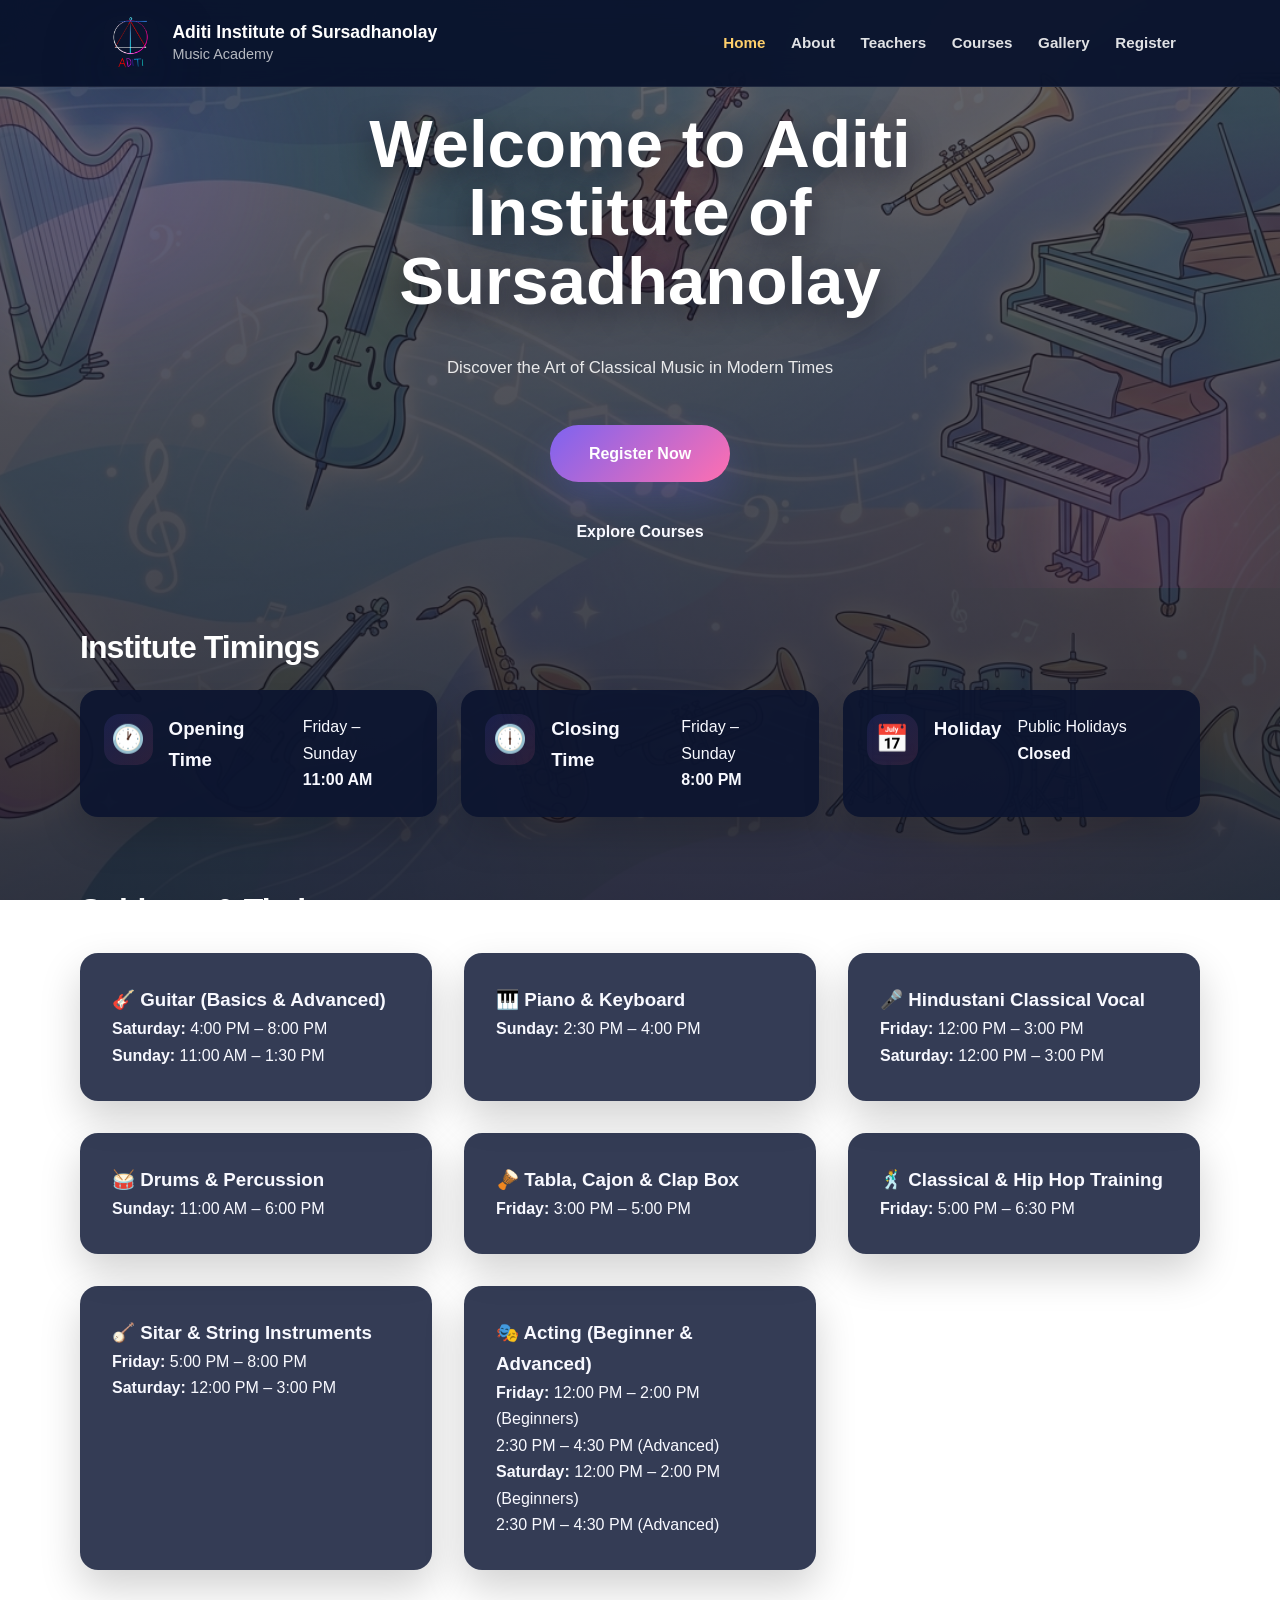
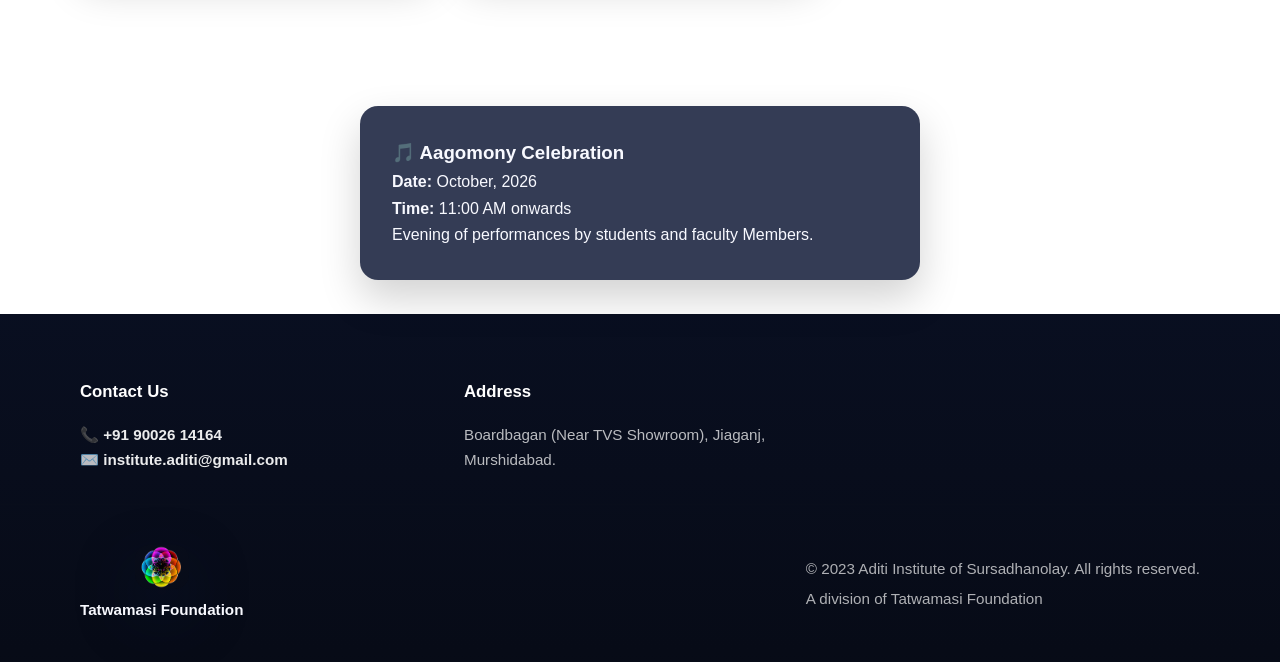
<file: index.html>
<!DOCTYPE html>
<html lang="en">

<head>
    <meta charset="UTF-8">
    <meta name="viewport" content="width=device-width, initial-scale=1.0">
    <title>Aditi Institute of Sursadhanolay - Music Academy</title>
    <link rel="stylesheet" href="css/style.css">
</head>

<body>
    <div id="site-header"></div>

    <!-- Hero -->
    <section class="hero">
        <div class="hero-content">
            <h1>Welcome to Aditi Institute of Sursadhanolay</h1>
            <p>Discover the Art of Classical Music in Modern Times</p>
            <a href="register.html" class="cta-button primary">Register Now</a>
            <a href="courses.html" class="cta-button">Explore Courses</a>
        </div>
    </section>

    <!-- Timings -->
    <section class="container">
        <h2 class="section-title">Institute Timings</h2>

        <div class="info-grid">
            <div class="info-box">
                <div class="info-icon">🕐</div>
                <h3>Opening Time</h3>
                <p>Friday – Sunday<br><strong>11:00 AM</strong></p>
            </div>

            <div class="info-box">
                <div class="info-icon">🕕</div>
                <h3>Closing Time</h3>
                <p>Friday – Sunday<br><strong>8:00 PM</strong></p>
            </div>

            <div class="info-box">
                <div class="info-icon">📅</div>
                <h3>Holiday</h3>
                <p>Public Holidays<br><strong>Closed</strong></p>
            </div>
        </div>
    </section>

    <!-- Subjects -->
    <section class="container">
        <h2 class="section-title">Subjects & Timings</h2>

        <div class="grid-container grid-3">

            <div class="card">
                <h3>🎸 Guitar (Basics & Advanced)</h3>
                <p><strong>Saturday:</strong> 4:00 PM – 8:00 PM</p>
                <p><strong>Sunday:</strong> 11:00 AM – 1:30 PM</p>
            </div>

            <div class="card">
                <h3>🎹 Piano & Keyboard</h3>
                <p><strong>Sunday:</strong> 2:30 PM – 4:00 PM</p>
            </div>

            <div class="card">
                <h3>🎤 Hindustani Classical Vocal</h3>
                <p><strong>Friday:</strong> 12:00 PM – 3:00 PM</p>
                <p><strong>Saturday:</strong> 12:00 PM – 3:00 PM</p>
            </div>

            <div class="card">
                <h3>🥁 Drums & Percussion</h3>
                <p><strong>Sunday:</strong> 11:00 AM – 6:00 PM</p>
            </div>

            <div class="card">
                <h3>🪘 Tabla, Cajon & Clap Box</h3>
                <p><strong>Friday:</strong> 3:00 PM – 5:00 PM</p>
            </div>

            <div class="card">
                <h3>🕺 Classical & Hip Hop Training</h3>
                <p><strong>Friday:</strong> 5:00 PM – 6:30 PM</p>
            </div>

            <div class="card">
                <h3>🪕 Sitar & String Instruments</h3>
                <p><strong>Friday:</strong> 5:00 PM – 8:00 PM</p>
                <p><strong>Saturday:</strong> 12:00 PM – 3:00 PM</p>
            </div>

            <div class="card">
                <h3>🎭 Acting (Beginner & Advanced)</h3>
                <p><strong>Friday:</strong> 12:00 PM – 2:00 PM (Beginners)<br>
                   2:30 PM – 4:30 PM (Advanced)</p>
                <p><strong>Saturday:</strong> 12:00 PM – 2:00 PM (Beginners)<br>
                   2:30 PM – 4:30 PM (Advanced)</p>
            </div>

        </div>
    </section>

    <!-- Events -->
    <section class="container">
        <h2 class="section-title">Upcoming Events</h2>

        <div class="grid-container grid-3">
            <div class="card">
                <h3>🎵 Aagomony Celebration</h3>
                <p><strong>Date:</strong> October, 2026</p>
                <p><strong>Time:</strong> 11:00 AM onwards</p>
                <p>Evening of performances by students and faculty Members.</p>
            </div>
        </div>
    </section>


    <div id="site-footer"></div>
    <script>
    (async function(){
      const hdr = await fetch('includes/header.html').then(r=>r.text());
      document.getElementById('site-header').innerHTML = hdr;
      const ftr = await fetch('includes/footer.html').then(r=>r.text());
      document.getElementById('site-footer').innerHTML = ftr;

      const hamburger = document.getElementById('hamburger');
      const navLinks = document.getElementById('navLinks');
      if(hamburger && navLinks){
        hamburger.addEventListener('click', function() {
          hamburger.classList.toggle('active');
          navLinks.classList.toggle('active');
          hamburger.setAttribute('aria-expanded', hamburger.classList.contains('active'));
        });
        navLinks.querySelectorAll('a').forEach(link => {
          link.addEventListener('click', function() {
            hamburger.classList.remove('active');
            navLinks.classList.remove('active');
            hamburger.setAttribute('aria-expanded', 'false');
          });
        });
      }
    })();
    </script>
</body> 

</html>
</file>
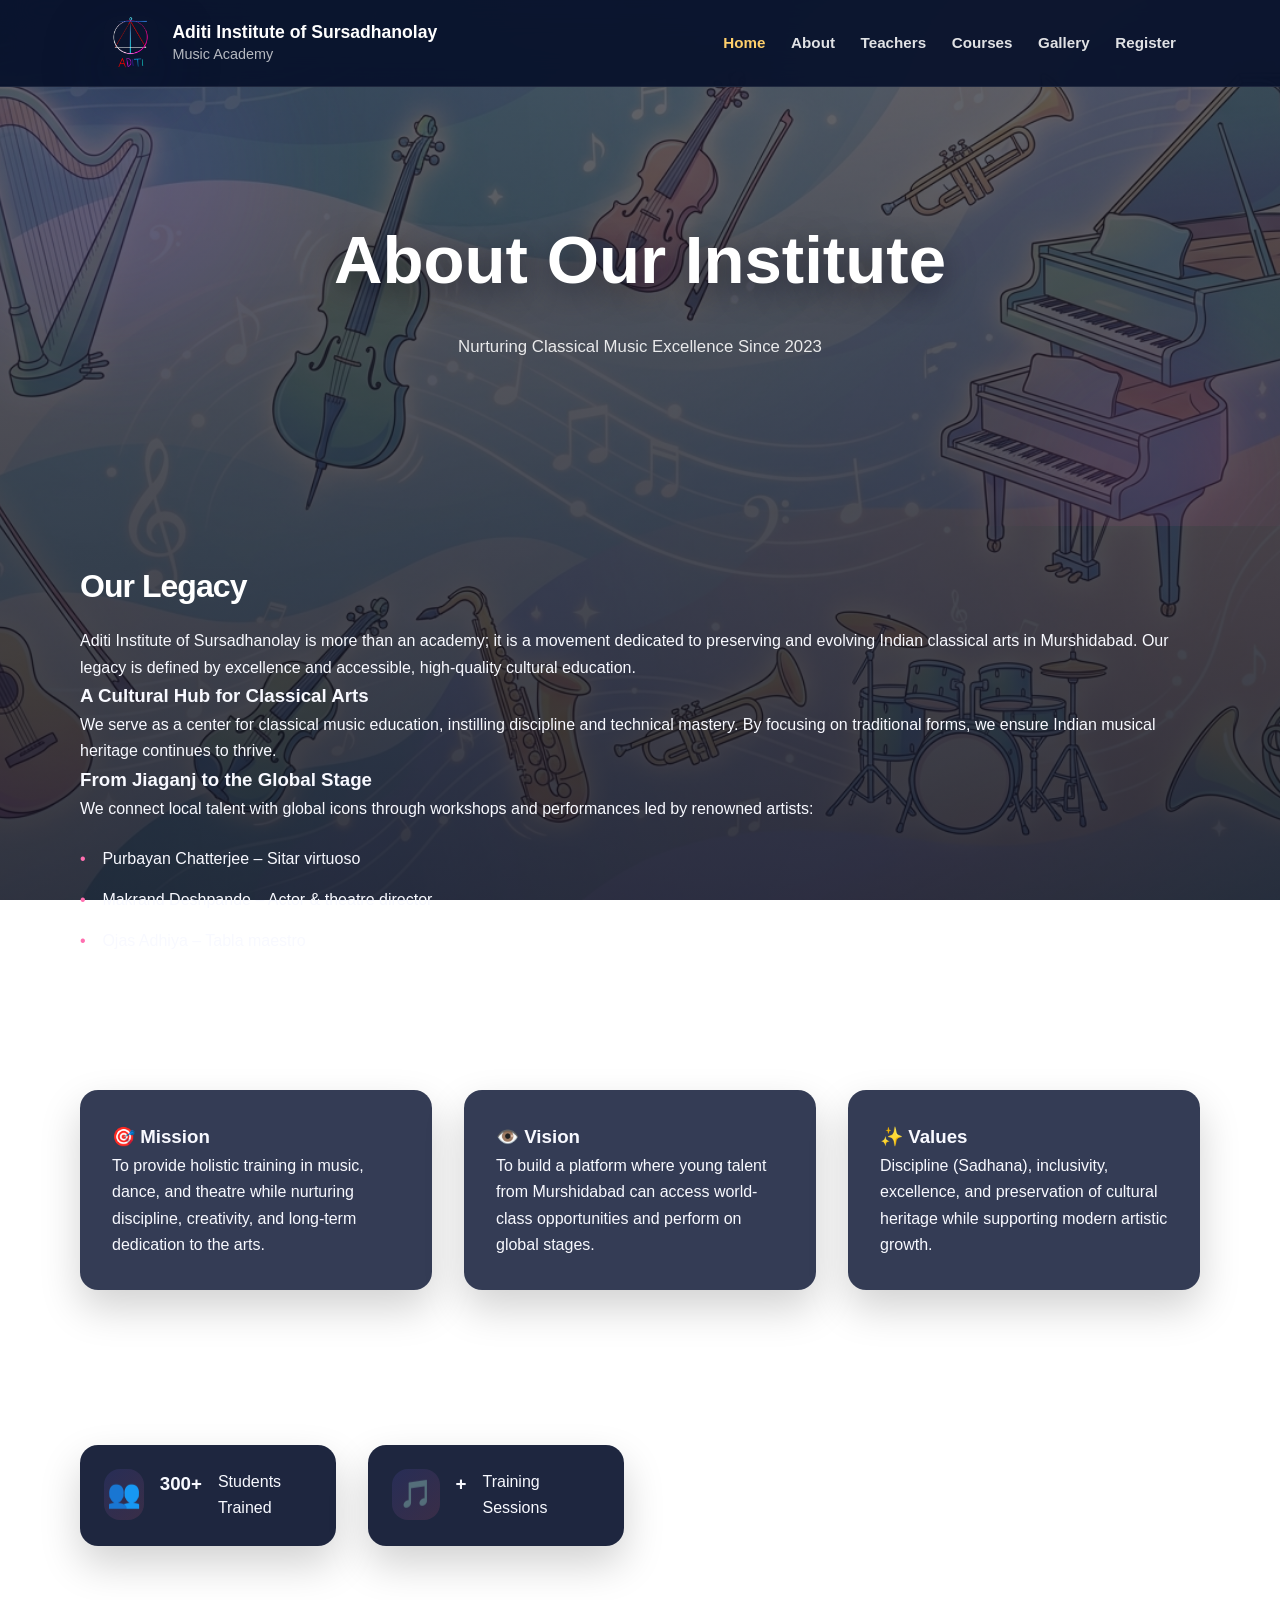
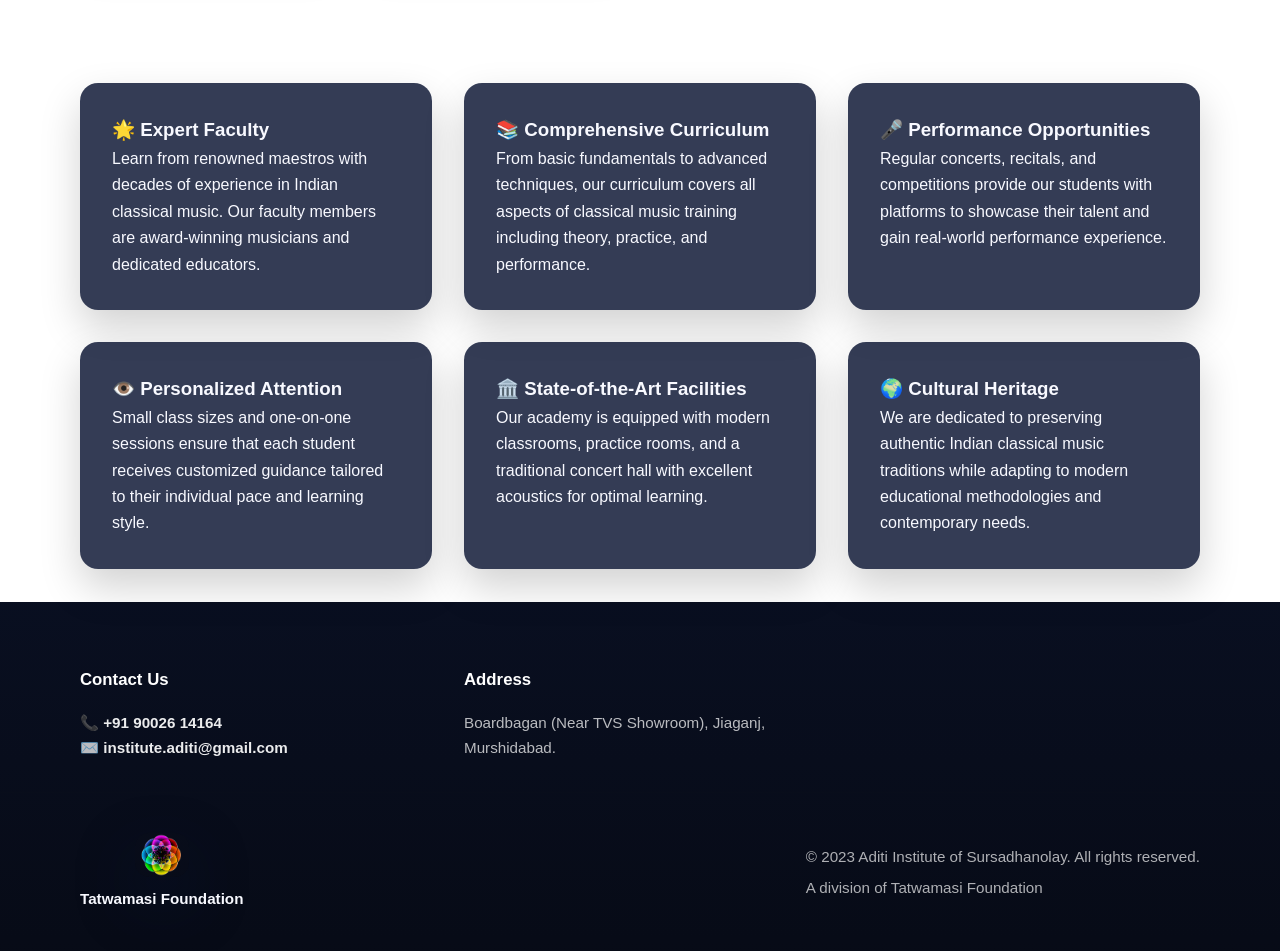
<file: about.html>
<!DOCTYPE html>
<html lang="en">

<head>
    <meta charset="UTF-8">
    <meta name="viewport" content="width=device-width, initial-scale=1.0">
    <title>About Us - Aditi Institute of Sursadhanolay</title>
    <link rel="stylesheet" href="css/style.css">
</head>

<body>
    <div id="site-header"></div>

    <!-- Hero -->
    <section class="hero">
        <div class="hero-content">
            <h1>About Our Institute</h1>
            <p>Nurturing Classical Music Excellence Since 2023</p>
        </div>
    </section>

    <!-- About -->
    <section class="container">
        <h2 class="section-title">Our Legacy</h2>

        <p>
            Aditi Institute of Sursadhanolay is more than an academy; it is a movement dedicated to preserving
            and evolving Indian classical arts in Murshidabad. Our legacy is defined by excellence and
            accessible, high-quality cultural education.
        </p>

        <h3>A Cultural Hub for Classical Arts</h3>
        <p>
            We serve as a center for classical music education, instilling discipline and technical mastery.
            By focusing on traditional forms, we ensure Indian musical heritage continues to thrive.
        </p>

        <h3>From Jiaganj to the Global Stage</h3>
        <p>
            We connect local talent with global icons through workshops and performances led by renowned artists:
        </p>

        <ul class="clean-list">
            <li>Purbayan Chatterjee – Sitar virtuoso</li>
            <li>Makrand Deshpande – Actor & theatre director</li>
            <li>Ojas Adhiya – Tabla maestro</li>
        </ul>
    </section>

    <!-- Mission -->
    <section class="container">
        <h2 class="section-title">Mission & Vision</h2>

        <div class="grid-container grid-3">

            <div class="card">
                <h3>🎯 Mission</h3>
                <p>
                    To provide holistic training in music, dance, and theatre while nurturing discipline,
                    creativity, and long-term dedication to the arts.
                </p>
            </div>

            <div class="card">
                <h3>👁️ Vision</h3>
                <p>
                    To build a platform where young talent from Murshidabad can access world-class
                    opportunities and perform on global stages.
                </p>
            </div>

            <div class="card">
                <h3>✨ Values</h3>
                <p>
                    Discipline (Sadhana), inclusivity, excellence, and preservation of cultural heritage
                    while supporting modern artistic growth.
                </p>
            </div>

        </div>
    </section>
    
    <!-- Achievements -->
    <section class="container section-bleed">
        <h2 class="section-title">Our Achievements</h2>
        <div class="grid-container grid-4">
            <div class="info-box">
                <div class="info-icon">👥</div>
                <h3>300+</h3>
                <p>Students Trained</p>
            </div>
            <div class="info-box">
                <div class="info-icon">🎵</div>
                <h3>+</h3>
                <p>Training Sessions</p>
            </div>
        </div>
    </section>

    <!-- Why Choose Us -->
    <section class="container">
        <h2 class="section-title">Why Choose Aditi Institute</h2>
        <div class="grid-container grid-3">
            <div class="card">
                <h3>🌟 Expert Faculty</h3>
                <p>
                    Learn from renowned maestros with decades of experience in Indian classical music. 
                    Our faculty members are award-winning musicians and dedicated educators.
                </p>
            </div>
            <div class="card">
                <h3>📚 Comprehensive Curriculum</h3>
                <p>
                    From basic fundamentals to advanced techniques, our curriculum covers all aspects 
                    of classical music training including theory, practice, and performance.
                </p>
            </div>
            <div class="card">
                <h3>🎤 Performance Opportunities</h3>
                <p>
                    Regular concerts, recitals, and competitions provide our students with platforms 
                    to showcase their talent and gain real-world performance experience.
                </p>
            </div>
            <div class="card">
                <h3>👁️ Personalized Attention</h3>
                <p>
                    Small class sizes and one-on-one sessions ensure that each student receives 
                    customized guidance tailored to their individual pace and learning style.
                </p>
            </div>
            <div class="card">
                <h3>🏛️ State-of-the-Art Facilities</h3>
                <p>
                    Our academy is equipped with modern classrooms, practice rooms, and a traditional 
                    concert hall with excellent acoustics for optimal learning.
                </p>
            </div>
            <div class="card">
                <h3>🌍 Cultural Heritage</h3>
                <p>
                    We are dedicated to preserving authentic Indian classical music traditions while 
                    adapting to modern educational methodologies and contemporary needs.
                </p>
            </div>
        </div>
    </section>

    <div id="site-footer"></div>
    <script>
    (async function(){
      const hdr = await fetch('includes/header.html').then(r=>r.text());
      document.getElementById('site-header').innerHTML = hdr;
      const ftr = await fetch('includes/footer.html').then(r=>r.text());
      document.getElementById('site-footer').innerHTML = ftr;

      const hamburger = document.getElementById('hamburger');
      const navLinks = document.getElementById('navLinks');
      if(hamburger && navLinks){
        hamburger.addEventListener('click', function() {
          hamburger.classList.toggle('active');
          navLinks.classList.toggle('active');
          hamburger.setAttribute('aria-expanded', hamburger.classList.contains('active'));
        });
        navLinks.querySelectorAll('a').forEach(link => {
          link.addEventListener('click', function() {
            hamburger.classList.remove('active');
            navLinks.classList.remove('active');
            hamburger.setAttribute('aria-expanded', 'false');
          });
        });
      }
    })();
    </script>
</body>

</html>
</file>
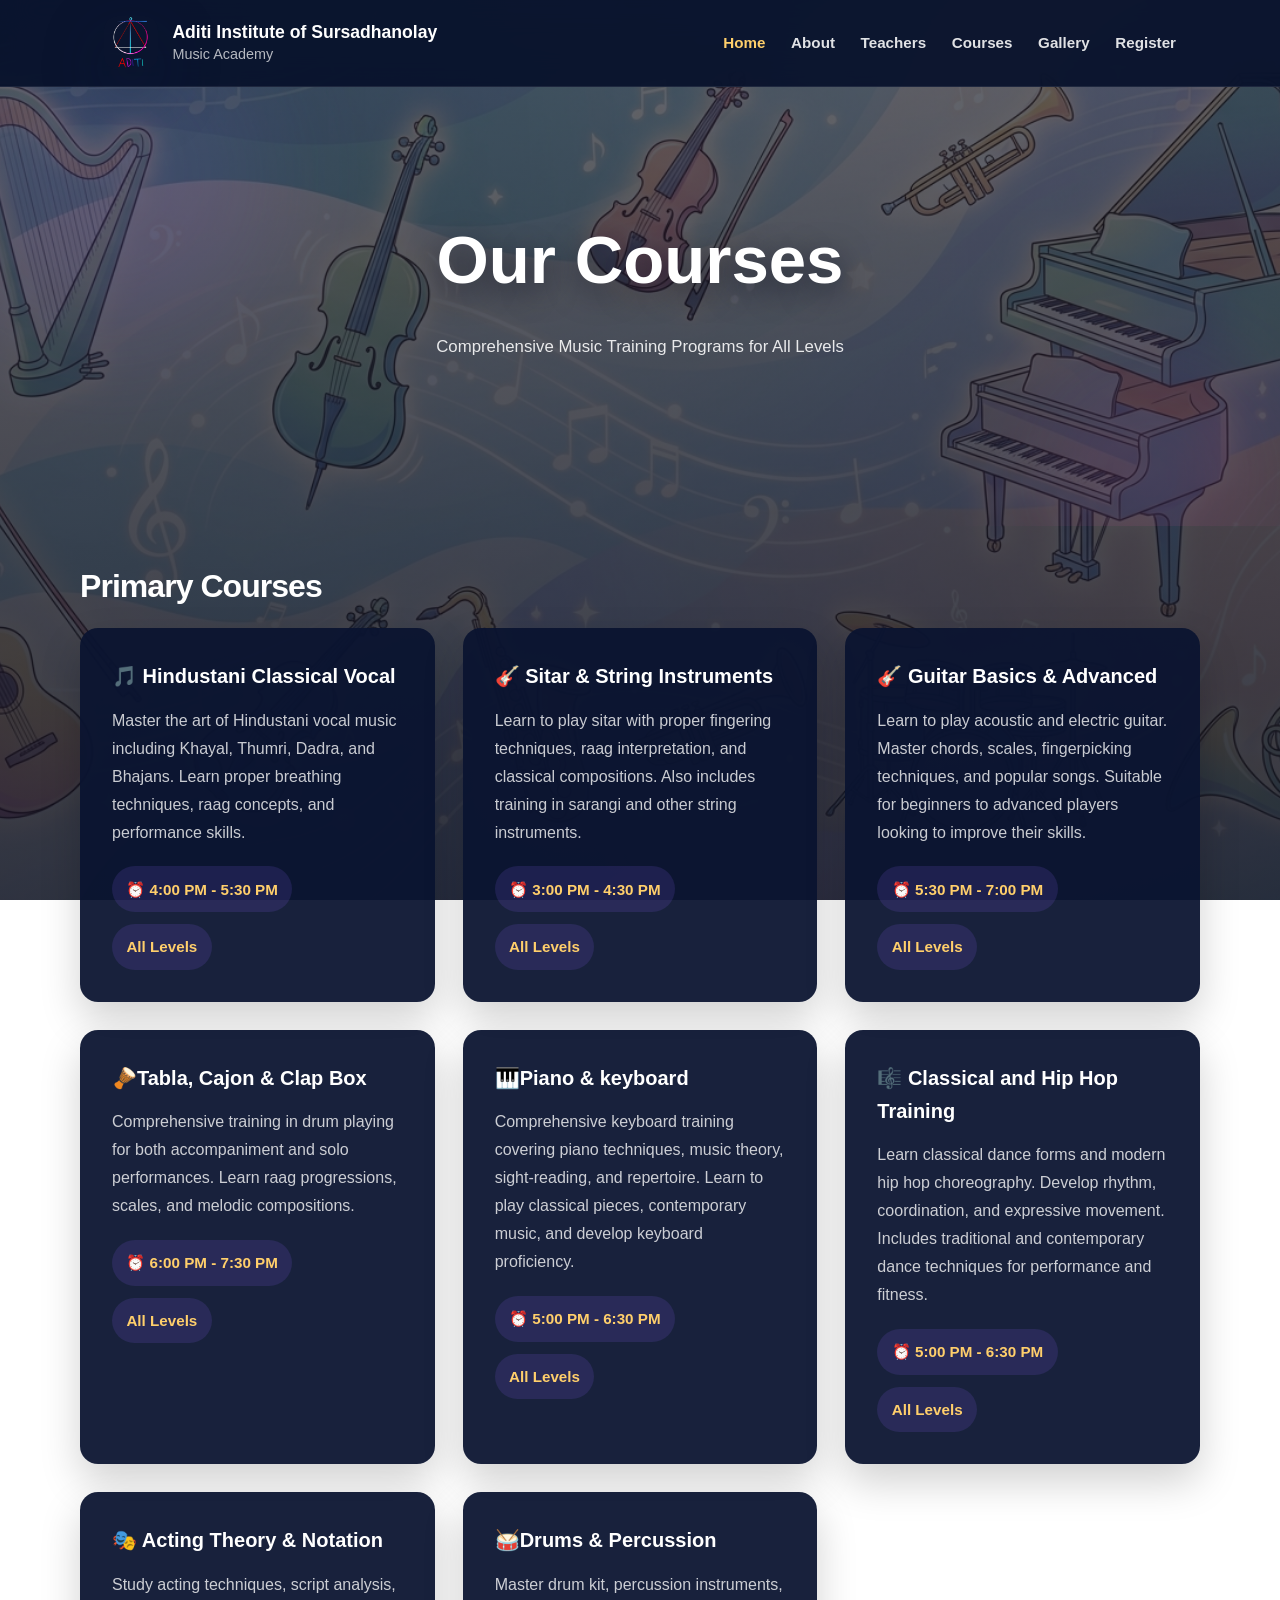
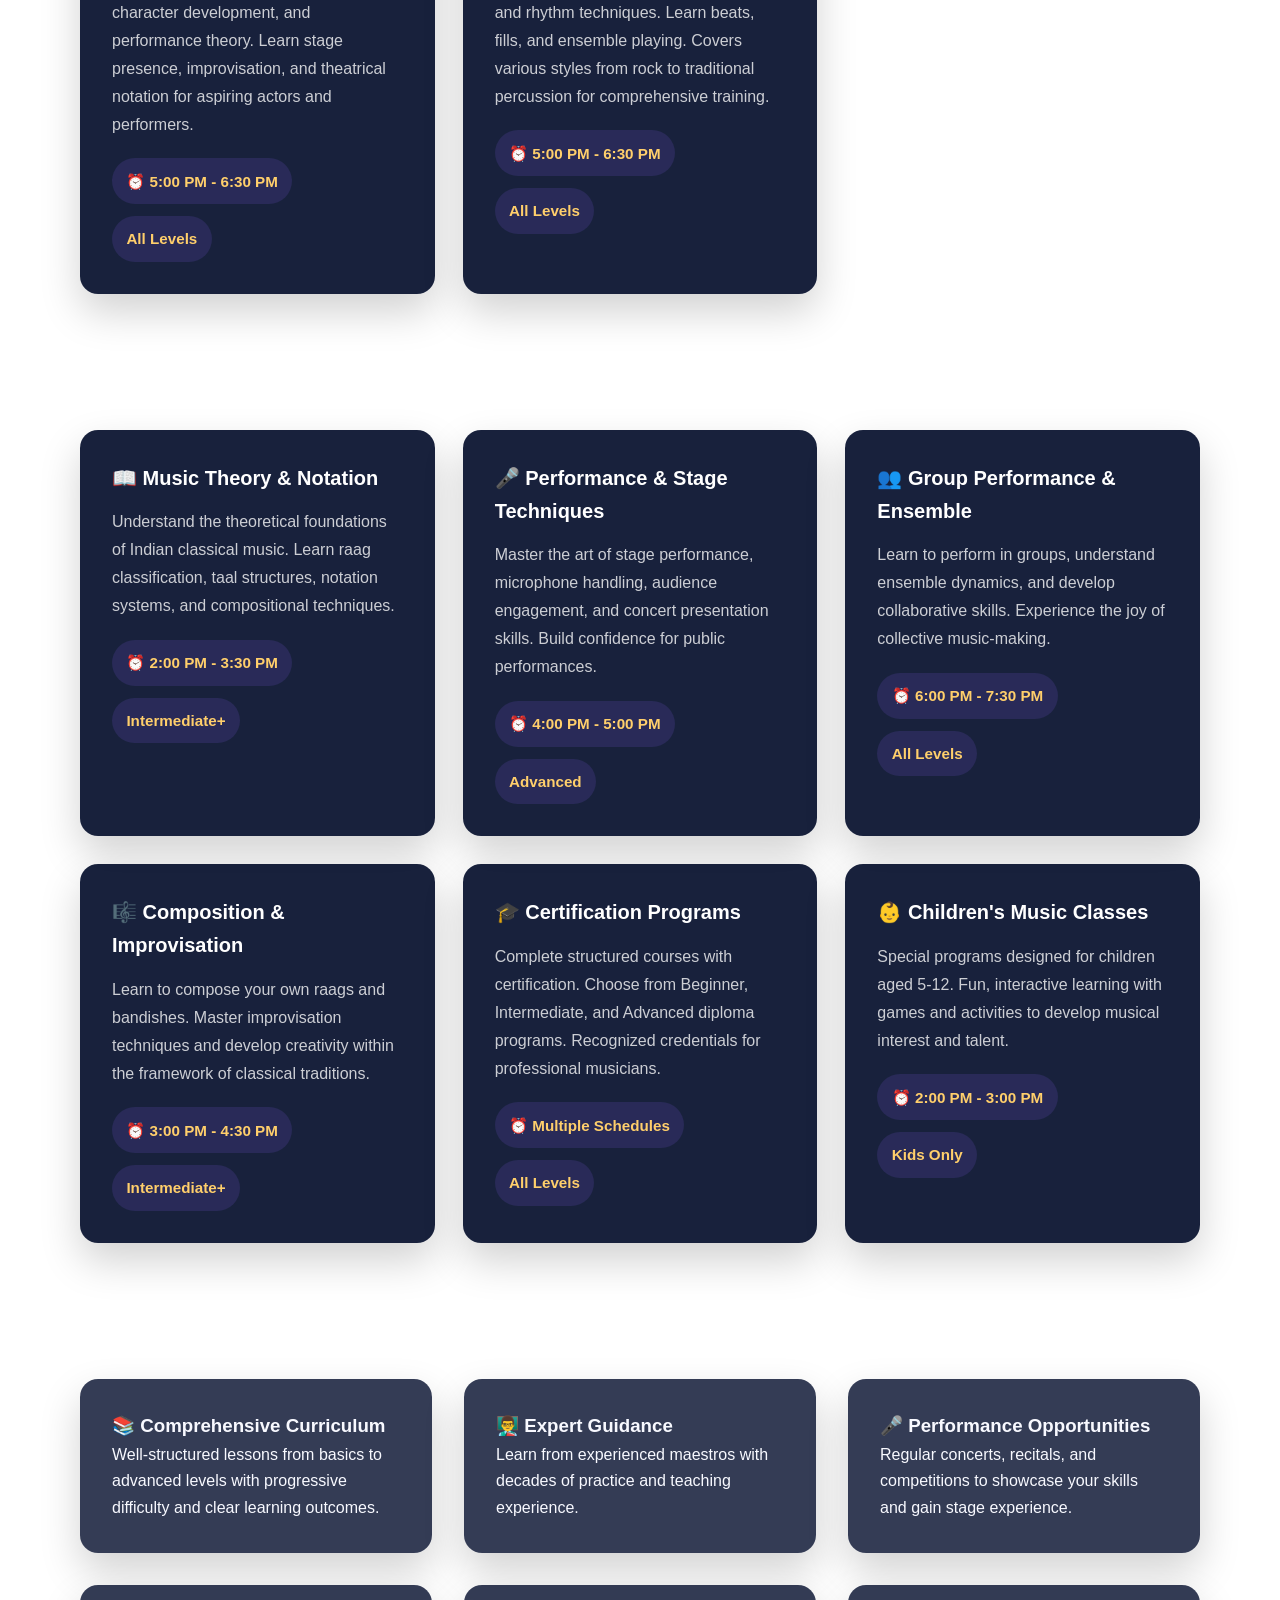
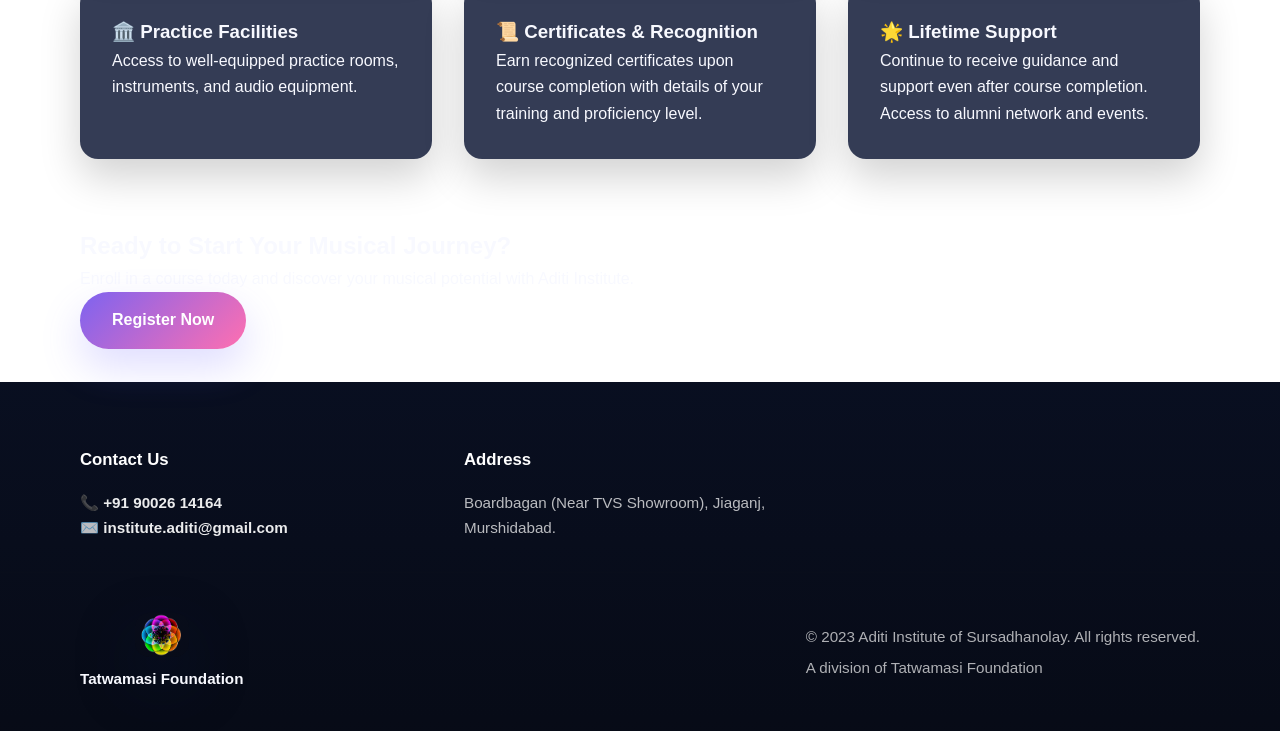
<file: courses.html>
<!DOCTYPE html>
<html lang="en">

<head>
    <meta charset="UTF-8">
    <meta name="viewport" content="width=device-width, initial-scale=1.0">
    <title>Courses - Aditi Institute of Sursadhanolay</title>
    <link rel="stylesheet" href="css/style.css">
</head>

<body>
    <div id="site-header"></div>

    <!-- Hero Section -->
    <section class="hero">
        <div class="hero-content">
            <h1>Our Courses</h1>
            <p>Comprehensive Music Training Programs for All Levels</p>
        </div>
    </section>

    <!-- Primary Courses -->
    <section class="container">
        <h2 class="section-title">Primary Courses</h2>
        <div class="courses-grid">
            <div class="course-card">
                <div class="course-title">🎵 Hindustani Classical Vocal</div>
                <div class="course-description">
                    Master the art of Hindustani vocal music including Khayal, Thumri, Dadra, and Bhajans. 
                    Learn proper breathing techniques, raag concepts, and performance skills.
                </div>
                <div class="course-info">
                    <span class="course-timing">⏰ 4:00 PM - 5:30 PM</span>
                    <span class="course-level">All Levels</span>
                </div>
            </div>

            <div class="course-card">
                <div class="course-title">🎸 Sitar & String Instruments</div>
                <div class="course-description">
                    Learn to play sitar with proper fingering techniques, raag interpretation, and classical compositions. 
                    Also includes training in sarangi and other string instruments.
                </div>
                <div class="course-info">
                    <span class="course-timing">⏰ 3:00 PM - 4:30 PM</span>
                    <span class="course-level">All Levels</span>
                </div>
            </div>

            <div class="course-card">
                <div class="course-title">🎸 Guitar Basics & Advanced</div>
                <div class="course-description">
                    Learn to play acoustic and electric guitar. Master chords, scales, fingerpicking techniques, and popular songs. 
                    Suitable for beginners to advanced players looking to improve their skills.
                </div>
                <div class="course-info">
                    <span class="course-timing">⏰ 5:30 PM - 7:00 PM</span>
                    <span class="course-level">All Levels</span>
                </div>
            </div>

                <div class="course-card">
                <div class="course-title">🪘Tabla, Cajon & Clap Box</div>
                <div class="course-description">
                    Comprehensive training in drum playing for both accompaniment and solo performances. 
                    Learn raag progressions, scales, and melodic compositions.
                </div>
                <div class="course-info">
                    <span class="course-timing">⏰ 6:00 PM - 7:30 PM</span>
                    <span class="course-level">All Levels</span>
                </div>
            </div>

            <div class="course-card">
                <div class="course-title">🎹Piano & keyboard</div>
                <div class="course-description">
                    Comprehensive keyboard training covering piano techniques, music theory, sight-reading, and repertoire. 
                    Learn to play classical pieces, contemporary music, and develop keyboard proficiency.
                </div>
                <div class="course-info">
                    <span class="course-timing">⏰ 5:00 PM - 6:30 PM</span>
                    <span class="course-level">All Levels</span>
                </div>
            </div>

            <div class="course-card">
                <div class="course-title">🎼 Classical and Hip Hop Training</div>
                <div class="course-description">
                    Learn classical dance forms and modern hip hop choreography. Develop rhythm, coordination, and expressive movement. 
                    Includes traditional and contemporary dance techniques for performance and fitness.
                </div>
                <div class="course-info">
                    <span class="course-timing">⏰ 5:00 PM - 6:30 PM</span>
                    <span class="course-level">All Levels</span>
                </div>
            </div>

            <div class="course-card">
                <div class="course-title">🎭 Acting Theory & Notation</div>
                <div class="course-description">
                    Study acting techniques, script analysis, character development, and performance theory. 
                    Learn stage presence, improvisation, and theatrical notation for aspiring actors and performers.
                </div>
                <div class="course-info">
                    <span class="course-timing">⏰ 5:00 PM - 6:30 PM</span>
                    <span class="course-level">All Levels</span>
                </div>
            </div>

            <div class="course-card">
                <div class="course-title">🥁Drums & Percussion</div>
                <div class="course-description">
                    Master drum kit, percussion instruments, and rhythm techniques. Learn beats, fills, and ensemble playing. 
                    Covers various styles from rock to traditional percussion for comprehensive training.
                </div>
                <div class="course-info">
                    <span class="course-timing">⏰ 5:00 PM - 6:30 PM</span>
                    <span class="course-level">All Levels</span>
                </div>
            </div>




        </div>
    </section>

    <!-- Specialized Programs -->
    <section class="container">
        <h2 class="section-title">Specialized Programs</h2>
        <div class="courses-grid">
            <div class="course-card">
                <div class="course-title">📖 Music Theory & Notation</div>
                <div class="course-description">
                    Understand the theoretical foundations of Indian classical music. Learn raag classification, 
                    taal structures, notation systems, and compositional techniques.
                </div>
                <div class="course-info">
                    <span class="course-timing">⏰ 2:00 PM - 3:30 PM</span>
                    <span class="course-level">Intermediate+</span>
                </div>
            </div>

            <div class="course-card">
                <div class="course-title">🎤 Performance & Stage Techniques</div>
                <div class="course-description">
                    Master the art of stage performance, microphone handling, audience engagement, and concert 
                    presentation skills. Build confidence for public performances.
                </div>
                <div class="course-info">
                    <span class="course-timing">⏰ 4:00 PM - 5:00 PM</span>
                    <span class="course-level">Advanced</span>
                </div>
            </div>

            <div class="course-card">
                <div class="course-title">👥 Group Performance & Ensemble</div>
                <div class="course-description">
                    Learn to perform in groups, understand ensemble dynamics, and develop collaborative skills. 
                    Experience the joy of collective music-making.
                </div>
                <div class="course-info">
                    <span class="course-timing">⏰ 6:00 PM - 7:30 PM</span>
                    <span class="course-level">All Levels</span>
                </div>
            </div>

            <div class="course-card">
                <div class="course-title">🎼 Composition & Improvisation</div>
                <div class="course-description">
                    Learn to compose your own raags and bandishes. Master improvisation techniques and develop 
                    creativity within the framework of classical traditions.
                </div>
                <div class="course-info">
                    <span class="course-timing">⏰ 3:00 PM - 4:30 PM</span>
                    <span class="course-level">Intermediate+</span>
                </div>
            </div>

            <div class="course-card">
                <div class="course-title">🎓 Certification Programs</div>
                <div class="course-description">
                    Complete structured courses with certification. Choose from Beginner, Intermediate, and Advanced 
                    diploma programs. Recognized credentials for professional musicians.
                </div>
                <div class="course-info">
                    <span class="course-timing">⏰ Multiple Schedules</span>
                    <span class="course-level">All Levels</span>
                </div>
            </div>

            <div class="course-card">
                <div class="course-title">👶 Children's Music Classes</div>
                <div class="course-description">
                    Special programs designed for children aged 5-12. Fun, interactive learning with games 
                    and activities to develop musical interest and talent.
                </div>
                <div class="course-info">
                    <span class="course-timing">⏰ 2:00 PM - 3:00 PM</span>
                    <span class="course-level">Kids Only</span>
                </div>
            </div>
        </div>
    </section>

    <!-- Course Features -->
    <section class="container">
        <h2 class="section-title">What You'll Get</h2>
        <div class="grid-container grid-3">
            <div class="card">
                <h3>📚 Comprehensive Curriculum</h3>
                <p>Well-structured lessons from basics to advanced levels with progressive difficulty and clear learning outcomes.</p>
            </div>
            <div class="card">
                <h3>👨‍🏫 Expert Guidance</h3>
                <p>Learn from experienced maestros with decades of practice and teaching experience.</p>
            </div>
            <div class="card">
                <h3>🎤 Performance Opportunities</h3>
                <p>Regular concerts, recitals, and competitions to showcase your skills and gain stage experience.</p>
            </div>
            <div class="card">
                <h3>🏛️ Practice Facilities</h3>
                <p>Access to well-equipped practice rooms, instruments, and audio equipment.</p>
            </div>
            <div class="card">
                <h3>📜 Certificates & Recognition</h3>
                <p>Earn recognized certificates upon course completion with details of your training and proficiency level.</p>
            </div>
            <div class="card">
                <h3>🌟 Lifetime Support</h3>
                <p>Continue to receive guidance and support even after course completion. Access to alumni network and events.</p>
            </div>
        </div>
    </section>

    <!-- CTA Section -->
    <section class="container">
        <h2>Ready to Start Your Musical Journey?</h2>
        <p>
            Enroll in a course today and discover your musical potential with Aditi Institute.
        </p>
        <a href="register.html" class="cta-button primary">Register Now</a>
    </section>

    <div id="site-footer"></div>
    <script>
    (async function(){
      const hdr = await fetch('includes/header.html').then(r=>r.text());
      document.getElementById('site-header').innerHTML = hdr;
      const ftr = await fetch('includes/footer.html').then(r=>r.text());
      document.getElementById('site-footer').innerHTML = ftr;

      const hamburger = document.getElementById('hamburger');
      const navLinks = document.getElementById('navLinks');
      if(hamburger && navLinks){
        hamburger.addEventListener('click', function() {
          hamburger.classList.toggle('active');
          navLinks.classList.toggle('active');
          hamburger.setAttribute('aria-expanded', hamburger.classList.contains('active'));
        });
        navLinks.querySelectorAll('a').forEach(link => {
          link.addEventListener('click', function() {
            hamburger.classList.remove('active');
            navLinks.classList.remove('active');
            hamburger.setAttribute('aria-expanded', 'false');
          });
        });
      }
    })();
    </script>
</body>

</html>
</file>
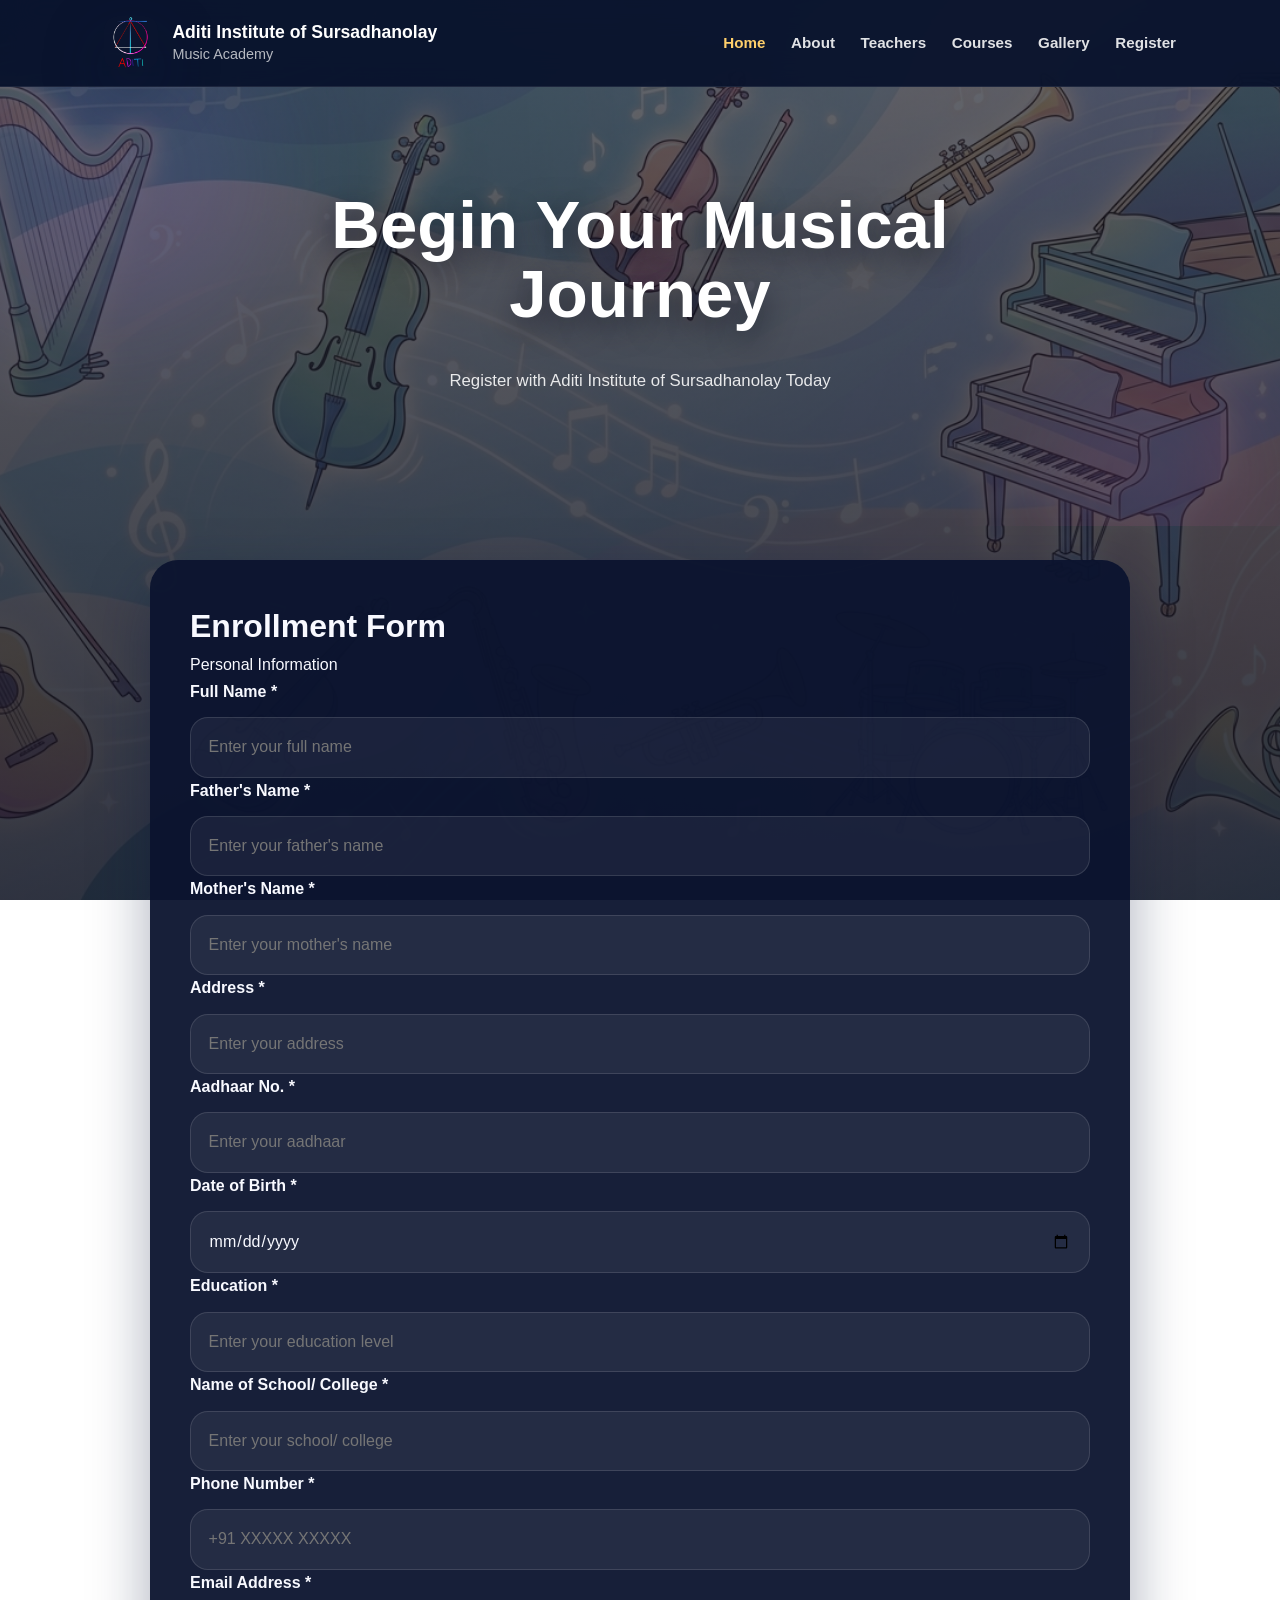
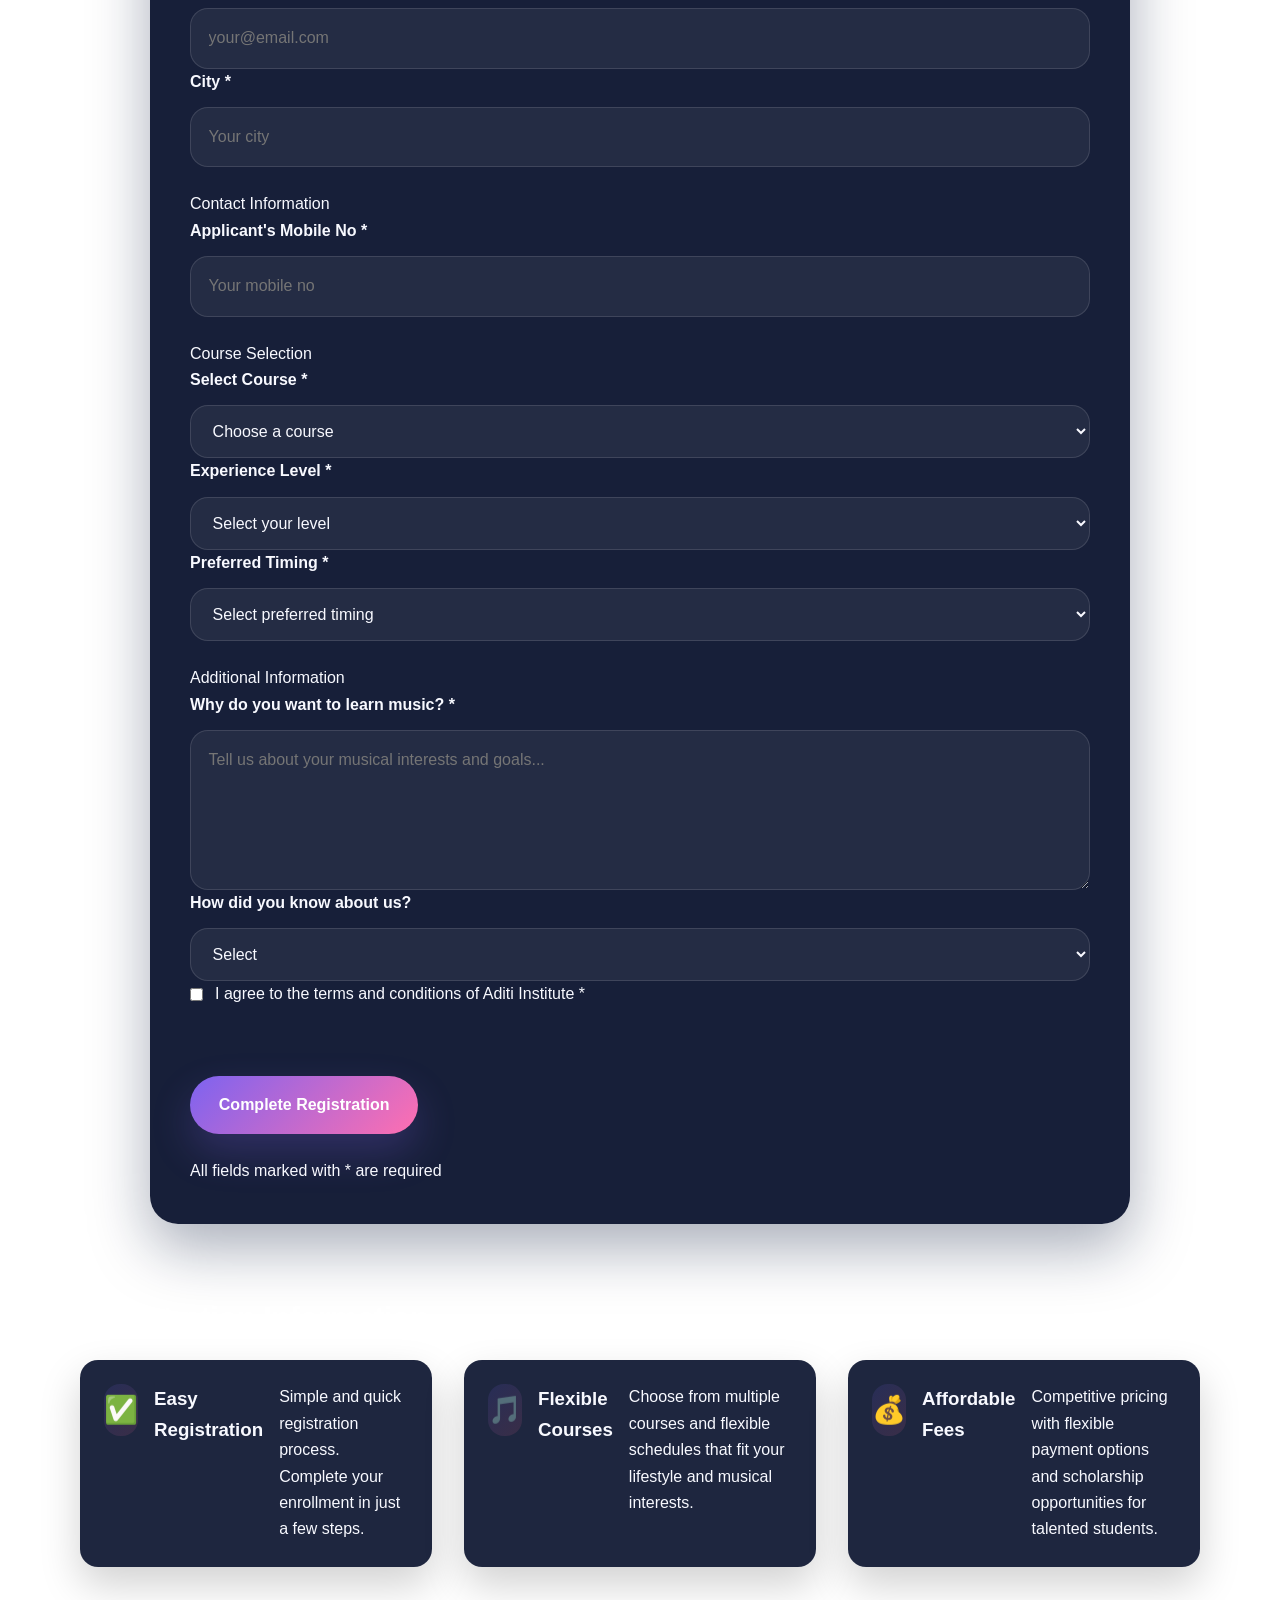
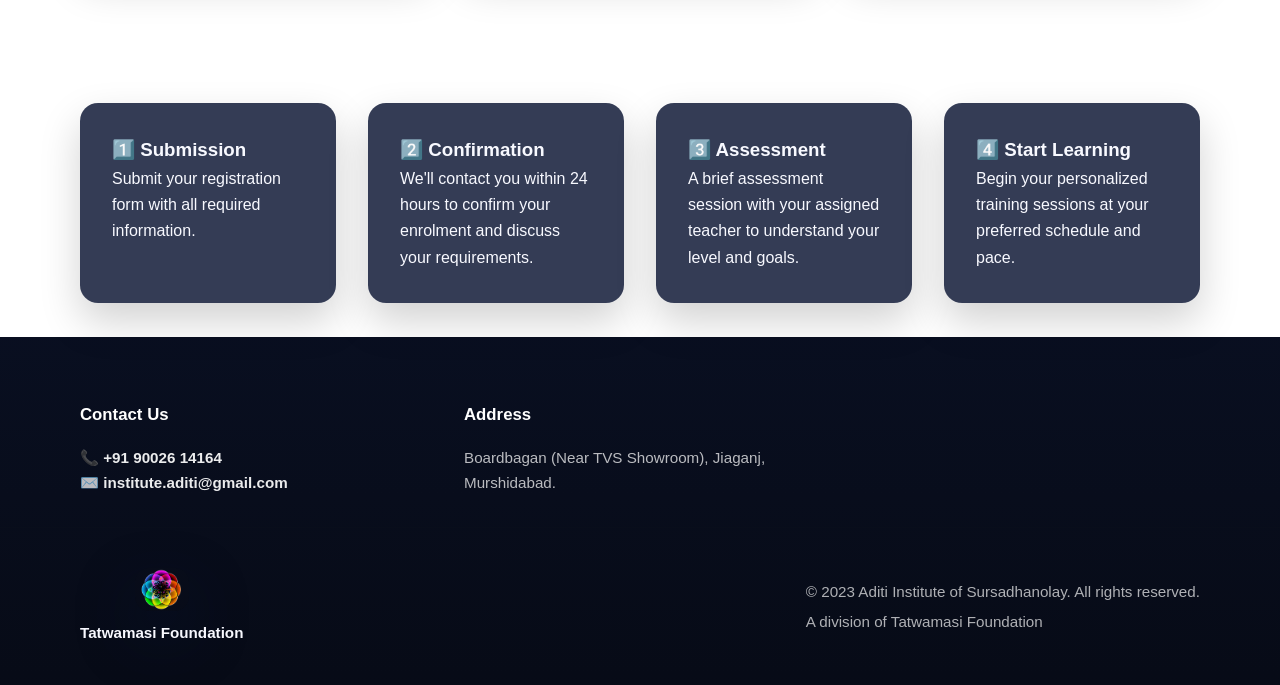
<file: register.html>
<!DOCTYPE html>
<html lang="en">

<head>
    <meta charset="UTF-8">
    <meta name="viewport" content="width=device-width, initial-scale=1.0">
    <title>Register - Aditi Institute of Sursadhanolay</title>
    <link rel="stylesheet" href="css/style.css">
</head>

<body>
    <div id="site-header"></div>

    <!-- Hero Section -->
    <section class="hero">
        <div class="hero-content">
            <h1>Begin Your Musical Journey</h1>
            <p>Register with Aditi Institute of Sursadhanolay Today</p>
        </div>
    </section>

    <!-- Registration Form -->
    <section class="container">
        <div class="form-container">
            <h2>Enrollment Form</h2>
            <form id="registrationForm" onsubmit="handleSubmit(event)">
                <!-- Personal Information -->
                <fieldset>
                    <legend>Personal Information</legend>

                    <div class="form-group">
                        <label for="fullname">Full Name *</label>
                        <input type="text" id="fullname" name="fullname" required placeholder="Enter your full name">
                    </div>
                    <div class="form-group">
                        <label for="father_name">Father's Name *</label>
                        <input type="text" id="father_name" name="father_name" required placeholder="Enter your father's name">
                    </div>

                    <div class="form-group">
                        <label for="mother_name">Mother's Name *</label>
                        <input type="text" id="mother_name" name="mother_name" required placeholder="Enter your mother's name">
                    </div>

                    <div class="form-group">
                        <label for="address">Address *</label>
                        <input type="text" id="address" name="address" required placeholder="Enter your address">
                    </div> 

                     <div class="form-group">
                        <label for="aadhaar">Aadhaar No. *</label>
                        <input type="text" id="aadhaar" name="aadhaar" required placeholder="Enter your aadhaar">
                    </div>  

                    <div class="form-group">
                        <label for="date_of_birth">Date of Birth *</label>
                        <input type="date" id="date_of_birth" name="date_of_birth" required>
                    </div>

                    <div class="form-group">
                        <label for="education">Education *</label>
                        <input type="text" id="education" name="education" required placeholder="Enter your education level">
                    </div>  

                     <div class="form-group">
                        <label for="school_college">Name of School/ College *</label>
                        <input type="text" id="school_college" name="school_college" minlength="4" maxlength="100" required placeholder="Enter your school/ college">
                    </div>  

                    <div class="form-group">
                        <label for="phone">Phone Number *</label>
                        <input type="tel" id="phone" name="phone" required placeholder="+91 XXXXX XXXXX">
                    </div>

                    <div class="form-group">
                        <label for="email">Email Address *</label>
                        <input type="email" id="email" name="email" required placeholder="your@email.com">
                    </div>

                    <div class="form-group">
                        <label for="city">City *</label>
                        <input type="text" id="city" name="city" required placeholder="Your city">
                    </div>
                </fieldset> 

                <!--Contact Details--> 

                <fieldset>
                    <legend>Contact Information</legend>

                    <div class="form-group">
                        <label for="mobile_no">Applicant's Mobile No *</label>
                        <input type="text" id="mobile_no" name="mobile_no" required placeholder="Your mobile no">
                    </div>
                </fieldset>
                <!-- Course Selection -->
                <fieldset>
                    <legend>Course Selection</legend>

                    <div class="form-group">
                        <label for="course">Select Course *</label>
                        <select id="course" name="course" required>
                            <option value="" disabled selected hidden>Choose a course</option>
                            <option value="vocal">Hindustani Classical Vocal</option>
                            <option value="sitar"> Sitar & String Instruments</option>
                            <option value="guitar">Guitar Basics & Advance</option>
                            <option value="tabla">Tabla, Cajon & Clap Box</option>
                            <option value="piano">Piano & Keyboard</option>
                            <option value="dance">Classical & Hip hop Training</option>
                            <option value="acting">Acting Theory & Notation</option>
                            <option value="drums">Drums & Percussion</option>
                        </select>
                    </div>

                    <div class="form-group">
                        <label for="level">Experience Level *</label>
                        <select id="level" name="level" required>
                            <option value="" disabled selected hidden>Select your level</option>
                            <option value="beginner">Beginner (No prior experience)</option>
                            <option value="intermediate">Intermediate (Some experience)</option>
                            <option value="advanced">Advanced (Considerable experience)</option>
                        </select>
                    </div>

                    <div class="form-group">
                        <label for="schedule">Preferred Timing *</label>
                        <select id="schedule" name="schedule" required>
                            <option value="" disabled selected hidden>Select preferred timing</option>
                            <option value="morning">Morning (10:00 AM - 12:00 PM)</option>
                            <option value="afternoon">Afternoon (2:00 PM - 4:00 PM)</option>
                            <option value="evening">Evening (4:00 PM - 6:00 PM)</option>
                            <option value="flexible">Flexible (To be decided)</option>
                        </select>
                    </div>
                </fieldset>

                <!-- Additional Information -->
                <fieldset>
                    <legend>Additional Information</legend>

                    <div class="form-group">
                        <label for="motivation">Why do you want to learn music? *</label>
                        <textarea id="motivation" name="motivation" required placeholder="Tell us about your musical interests and goals..."></textarea>
                    </div>

                    <div class="form-group">
                        <label for="reference">How did you know about us?</label>
                        <select id="reference" name="reference">
                            <option value="">Select</option>
                            <option value="friend">Friend/Family Referral</option>
                            <option value="social">Social Media</option>
                            <option value="website">Website</option>
                            <option value="advertisement">Advertisement</option>
                            <option value="other">Other</option>
                        </select>
                    </div>

                    <div class="form-group checkbox-group">
                        <input type="checkbox" id="terms" name="terms" required>
                        <label for="terms">I agree to the terms and conditions of Aditi Institute *</label>
                    </div>
                </fieldset>

                <button type="submit" class="form-submit">Complete Registration</button>
                <p>
                    All fields marked with * are required
                </p>
            </form>
        </div>
    </section>

    <!-- Registration Info -->
    <section class="container">
        <h2 class="section-title">Registration Information</h2>
        <div class="grid-container grid-3">
            <div class="info-box">
                <div class="info-icon">✅</div>
                <h3>Easy Registration</h3>
                <p>Simple and quick registration process. Complete your enrollment in just a few steps.</p>
            </div>
            <div class="info-box">
                <div class="info-icon">🎵</div>
                <h3>Flexible Courses</h3>
                <p>Choose from multiple courses and flexible schedules that fit your lifestyle and musical interests.</p>
            </div>
            <div class="info-box">
                <div class="info-icon">💰</div>
                <h3>Affordable Fees</h3>
                <p>Competitive pricing with flexible payment options and scholarship opportunities for talented students.</p>
            </div>
        </div>
    </section>

    <!-- What to Expect -->
    <section class="container">
        <h2 class="section-title">What Happens Next?</h2>
        <div class="grid-container grid-4">
            <div class="card">
                <h3>1️⃣ Submission</h3>
                <p>Submit your registration form with all required information.</p>
            </div>
            <div class="card">
                <h3>2️⃣ Confirmation</h3>
                <p>We'll contact you within 24 hours to confirm your enrolment and discuss your requirements.</p>
            </div>
            <div class="card">
                <h3>3️⃣ Assessment</h3>
                <p>A brief assessment session with your assigned teacher to understand your level and goals.</p>
            </div>
            <div class="card">
                <h3>4️⃣ Start Learning</h3>
                <p>Begin your personalized training sessions at your preferred schedule and pace.</p>
            </div>
        </div>
    </section>

    <div id="site-footer"></div>

    <script>
        function handleSubmit(event) {
            event.preventDefault();
            
            // Get form data
            const formData = new FormData(document.getElementById('registrationForm'));
            const data = Object.fromEntries(formData);
            
            // Display success message
            alert(`Thank you for registering, ${data.fullname}!\n\nWe will contact you at ${data.phone} or ${data.email} within 24 hours to confirm your enrollment.\n\nWelcome to Aditi Institute of Sursadhanolay!`);
            
            // Reset form
            document.getElementById('registrationForm').reset();
        }
    </script>
    <script>
    (async function(){
      const hdr = await fetch('includes/header.html').then(r=>r.text());
      document.getElementById('site-header').innerHTML = hdr;
      const ftr = await fetch('includes/footer.html').then(r=>r.text());
      document.getElementById('site-footer').innerHTML = ftr;

      const hamburger = document.getElementById('hamburger');
      const navLinks = document.getElementById('navLinks');
      if(hamburger && navLinks){
        hamburger.addEventListener('click', function() {
          hamburger.classList.toggle('active');
          navLinks.classList.toggle('active');
          hamburger.setAttribute('aria-expanded', hamburger.classList.contains('active'));
        });
        navLinks.querySelectorAll('a').forEach(link => {
          link.addEventListener('click', function() {
            hamburger.classList.remove('active');
            navLinks.classList.remove('active');
            hamburger.setAttribute('aria-expanded', 'false');
          });
        });
      }
    })();
    </script>
</body>

</html>
</file>
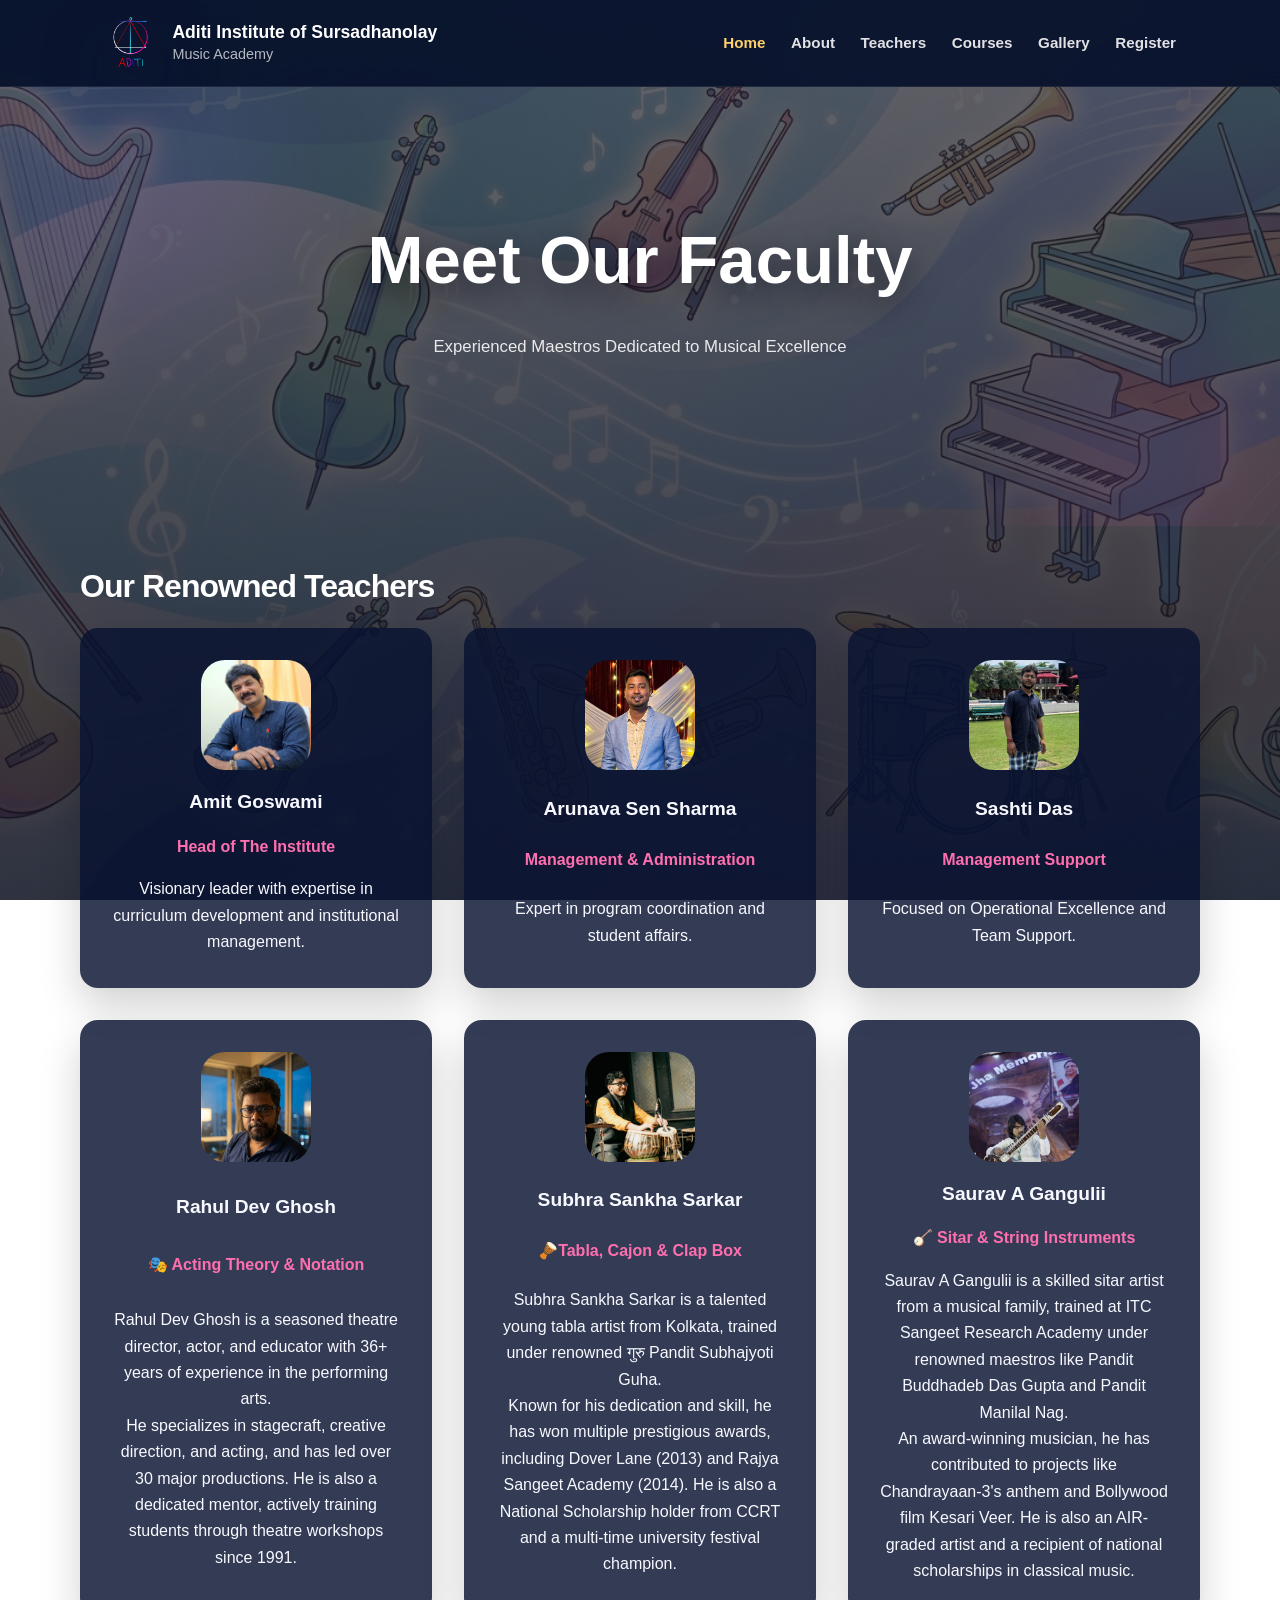
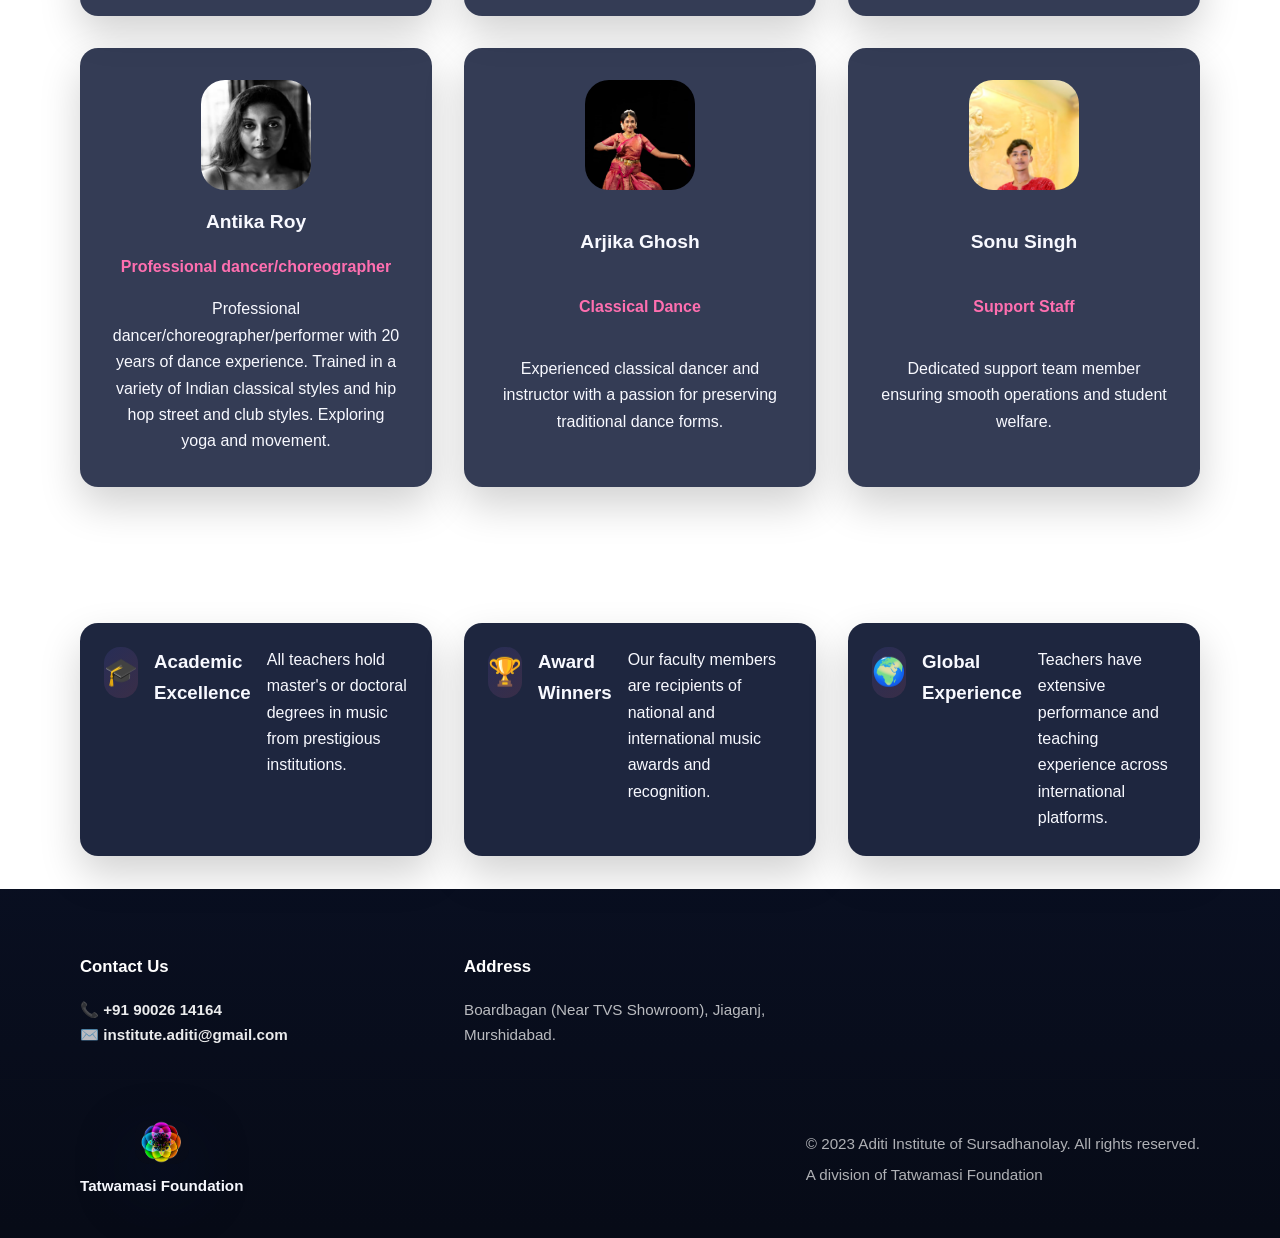
<file: teachers.html>
<!DOCTYPE html>
<html lang="en">

<head>
    <meta charset="UTF-8">
    <meta name="viewport" content="width=device-width, initial-scale=1.0">
    <title>Teachers - Aditi Institute of Sursadhanolay</title>
    <link rel="stylesheet" href="css/style.css">
</head>

<body>
    <div id="site-header"></div>

    <!-- Hero Section -->
    <section class="hero">
        <div class="hero-content">
            <h1>Meet Our Faculty</h1>
            <p>Experienced Maestros Dedicated to Musical Excellence</p>
        </div>
    </section>

    <!-- Teachers Grid -->
    <section class="container">
        <h2 class="section-title">Our Renowned Teachers</h2>
        <div class="grid-container grid-3">

            <!-- Teacher 1 -->
            <div class="card teacher-card">
                <div class="teacher-image-container">
                    <img src="images/amitgoswami.jpeg" alt="Teacher 1" class="teacher-image" height="100" width="80">
                </div>
                <h3 class="teacher-name">Amit Goswami</h3>
                <p class="teacher-subject">Head of The Institute</p> 
                <p>Visionary leader with expertise in curriculum development and institutional management.</p>
            </div>

             <!-- Teacher 2 -->
            <div class="card teacher-card">
                <div class="teacher-image-container">
                    <img src="images/Arunava%20Sensharma.jpeg" alt="Teacher 2" class="teacher-image" height="100" width="80">
                </div>
                <h3 class="teacher-name">Arunava Sen Sharma</h3>
                <p class="teacher-subject">Management & Administration</p> 
                <p>Expert in program coordination and student affairs.</p>
            </div>

             <!-- Teacher 3 -->
            <div class="card teacher-card">
                <div class="teacher-image-container">
                    <img src="images/Sashti%20Das.jpeg" alt="Teacher 3" class="teacher-image" height="100" width="80">
                </div>
                <h3 class="teacher-name">Sashti Das</h3>
                <p class="teacher-subject">Management Support</p>
                <p>Focused on Operational Excellence and Team Support.</p>
            </div>

            <!-- Teacher 4 -->
            <div class="card teacher-card">
                <div class="teacher-image-container">
                    <img src="images/rahuldevghosh.jpeg" alt="Teacher 4" class="teacher-image" height="100" width="80">
                </div>
                <h3 class="teacher-name">Rahul Dev Ghosh</h3>
                <p class="teacher-subject">🎭 Acting Theory & Notation</p>
                <p>
                    Rahul Dev Ghosh is a seasoned theatre director, actor, and educator with 36+ years of experience in the performing arts.<br/>
                    He specializes in stagecraft, creative direction, and acting, and has led over 30 major productions. He is also a dedicated mentor, actively training students through theatre workshops since 1991.
                </p>
            </div>

            <!-- Teacher 5 -->
            <div class="card teacher-card">
                <div class="teacher-image-container">
                    <img src="images/subhrasankhasarkar.jpeg" alt="Teacher 5" class="teacher-image" height="100" width="80">
                </div>
                <h3 class="teacher-name">Subhra Sankha Sarkar</h3>
                <p class="teacher-subject">🪘Tabla, Cajon & Clap Box</p>
                <p>
                    Subhra Sankha Sarkar is a talented young tabla artist from Kolkata, trained under renowned गुरु Pandit Subhajyoti Guha.<br/>
                     Known for his dedication and skill, he has won multiple prestigious awards, including Dover Lane (2013) and Rajya Sangeet Academy (2014). He is also a National Scholarship holder from CCRT and a multi-time university festival champion.
                </p>
            </div> 
            
            <!-- Teacher 6 -->
            <div class="card teacher-card">
                <div class="teacher-image-container">
                    <img src="images/sauravagangulii.jpeg" alt="Teacher 6" class="teacher-image" height="100" width="80">
                </div>
                <h3 class="teacher-name">Saurav A Gangulii</h3>
                <p class="teacher-subject">🪕 Sitar & String Instruments</p>
                <p>
                    Saurav A Gangulii is a skilled sitar artist from a musical family, trained at ITC Sangeet Research Academy under renowned maestros like Pandit Buddhadeb Das Gupta and Pandit Manilal Nag.<br/> 
                     An award-winning musician, he has contributed to projects like Chandrayaan-3's anthem and Bollywood film Kesari Veer. He is also an AIR-graded artist and a recipient of national scholarships in classical music.
                </p>
            </div>

            <!-- Teacher 7 -->
            <div class="card teacher-card">
                <div class="teacher-image-container">
                    <img src="images/Antika%20Roy.png" alt="Teacher 7" class="teacher-image" height="100" width="80">
                </div>
                <h3 class="teacher-name">Antika Roy</h3>
                <p class="teacher-subject">Professional dancer/choreographer</p>
                <p>
                    Professional dancer/choreographer/performer with 20 years of dance experience. Trained
                    in a variety of Indian classical styles and hip hop street and club styles. Exploring yoga and
                    movement.
                </p>
            </div>

            <!-- Teacher 8 -->
            <div class="card teacher-card">
                <div class="teacher-image-container">
                    <img src="images/Arjika%20Ghosh.jpeg" alt="Teacher 8" class="teacher-image">
                </div>
                <h3 class="teacher-name">Arjika Ghosh</h3>
                <p class="teacher-subject">Classical Dance</p>
                <p>Experienced classical dancer and instructor with a passion for preserving traditional dance forms.</p>
            </div>

             <!-- Teacher 9 -->
            <div class="card teacher-card">
                <div class="teacher-image-container">
                    <img src="images/sonu.jpeg" alt="Teacher 9" class="teacher-image" height="100" width="80">
                </div>
                <h3 class="teacher-name">Sonu Singh</h3>
                <p class="teacher-subject">Support Staff</p>
                <p>Dedicated support team member ensuring smooth operations and student welfare.</p>
            </div>

        </div>
    </section>

    <!-- Teacher Qualifications Section -->
    <section class="container">
        <h2 class="section-title">Teacher Qualifications</h2>
        <div class="grid-container grid-3">
            <div class="info-box">
                <div class="info-icon">🎓</div>
                <h3>Academic Excellence</h3>
                <p>All teachers hold master's or doctoral degrees in music from prestigious institutions.</p>
            </div>
            <div class="info-box">
                <div class="info-icon">🏆</div>
                <h3>Award Winners</h3>
                <p>Our faculty members are recipients of national and international music awards and recognition.</p>
            </div>
            <div class="info-box">
                <div class="info-icon">🌍</div>
                <h3>Global Experience</h3>
                <p>Teachers have extensive performance and teaching experience across international platforms.</p>
            </div>
        </div>
    </section>

    <div id="site-footer"></div>
    <script>
    (async function(){
      const hdr = await fetch('includes/header.html').then(r=>r.text());
      document.getElementById('site-header').innerHTML = hdr;
      const ftr = await fetch('includes/footer.html').then(r=>r.text());
      document.getElementById('site-footer').innerHTML = ftr;

      const hamburger = document.getElementById('hamburger');
      const navLinks = document.getElementById('navLinks');
      if(hamburger && navLinks){
        hamburger.addEventListener('click', function() {
          hamburger.classList.toggle('active');
          navLinks.classList.toggle('active');
          hamburger.setAttribute('aria-expanded', hamburger.classList.contains('active'));
        });
        navLinks.querySelectorAll('a').forEach(link => {
          link.addEventListener('click', function() {
            hamburger.classList.remove('active');
            navLinks.classList.remove('active');
            hamburger.setAttribute('aria-expanded', 'false');
          });
        });
      }
    })();
    </script>
</body>

</html>
</file>
<file: css/style.css>
/* Modern Music School Landing Page Styles */

:root {
  --color-primary: #7d63f0;
  --color-secondary: #ff6fb0;
  --color-accent: #ffcf6b;
  --color-bg: #061129;
  --color-surface: rgba(6, 16, 36, 0.86);
  --color-surface-strong: rgba(255, 255, 255, 0.96);
  --color-text: #f8f9ff;
  --color-muted: rgba(255,255,255,0.78);
  --shadow-soft: 0 24px 60px rgba(8, 22, 56, 0.35);
  --shadow-card: 0 18px 40px rgba(0, 0, 0, 0.18);
  --radius: 28px;
  --radius-sm: 18px;
  --max-width: 1180px;
  --nav-height: 76px;
}

/* Core Reset */
* {
  box-sizing: border-box;
  margin: 0;
  padding: 0;
}

html {
  scroll-behavior: smooth;
}

html,
body {
  overflow-x: hidden;
}

body {
  margin: 0;
  min-height: 100%;
  font-family: 'Poppins', sans-serif;
  /* darker overlay to improve contrast with background image */
  background: linear-gradient(180deg, rgba(5, 10, 31, 0.61), rgba(6, 10, 28, 0.81)),
              url("../images/background.jpg") center/cover no-repeat;
  background-attachment: fixed;
  color: var(--color-text);
  line-height: 1.65;
  padding-top: var(--nav-height);
}

@media (max-width: 900px) {
  body { padding-top: 64px; }
}

@media (max-width: 420px) {
  body { padding-top: 56px; }
}

@media (max-width: 640px) {
  body {
    background-position: center top;
    background-attachment: scroll;
  }
}

img {
  max-width: 100%;
  display: block;
}

a {
  color: inherit;
  text-decoration: none;
}

button,
input,
textarea,
select {
  font: inherit;
}

/* Utility classes */
.container {
  width: min(1120px, calc(100% - 3rem));
  margin: 0 auto;
  padding: 4rem 0;
}

.section-title {
  font-size: clamp(2rem, 2.5vw, 3rem);
  margin: 0 0 1rem;
  letter-spacing: -0.03em;
  font-weight: 800;
  color: #fff;
}

.text-muted {
  color: var(--color-muted);
}

.card p,
.course-description,
.footer-section p,
.hero-content p,
.teacher-card p,
.clean-list li {
  overflow-wrap: anywhere;
  word-break: normal;
}

.btn,
.cta-button {
  display: inline-flex;
  align-items: center;
  justify-content: center;
  gap: 0.5rem;
  padding: 0.95rem 2rem;
  border-radius: 50px;
  border: none;
  cursor: pointer;
  font-weight: 700;
  transition: transform 0.35s ease, box-shadow 0.35s ease, filter 0.35s ease;
  text-decoration: none;
}

.btn-primary,
.cta-button.primary {
  color: #fff;
  background: linear-gradient(135deg, var(--color-primary), var(--color-secondary));
  box-shadow: 0 18px 40px rgba(108, 99, 255, 0.22);
}

.btn-secondary,
.cta-button.secondary {
  color: #fff;
  background: linear-gradient(135deg, #ffd166, #ff8da8);
  box-shadow: 0 18px 34px rgba(255, 101, 132, 0.18);
}

.btn:hover,
.cta-button:hover {
  transform: translateY(-2px) scale(1.02);
}

.btn:focus,
.cta-button:focus {
  outline: none;
  box-shadow: 0 0 0 4px rgba(108, 99, 255, 0.14);
}

.card {
  position: relative;
  background: rgba(8, 18, 48, 0.82);
  border-radius: var(--radius-sm);
  padding: 2rem;
  box-shadow: var(--shadow-card);
  transition: transform 0.35s ease, box-shadow 0.35s ease;
  color: var(--color-text);
}

.card:hover {
  transform: translateY(-6px);
  box-shadow: 0 24px 45px rgba(0, 0, 0, 0.24);
}

.glass-card {
  background: rgba(12, 24, 56, 0.78);
  backdrop-filter: blur(18px);
  border: 1px solid rgba(255, 255, 255, 0.08);
}

.grid-container {
  display: grid;
  gap: 2rem;
}

.info-grid {
  display: grid;
  grid-template-columns: repeat(3, minmax(0, 1fr));
  gap: 1.5rem;
}

.grid-2 {
  grid-template-columns: repeat(2, minmax(0, 1fr));
}

.grid-3 {
  grid-template-columns: repeat(3, minmax(0, 1fr));
}

.grid-container.grid-3:has(> :only-child) {
  grid-template-columns: minmax(280px, 560px);
  justify-content: center;
}

.grid-4 {
  grid-template-columns: repeat(4, minmax(0, 1fr));
}

.section {
  padding: 5rem 0;
}

.section-bleed {
  padding: 5rem 0 3rem;
}

.fade-in {
  opacity: 0;
  transform: translateY(24px);
  animation: fadeInUp 0.9s ease forwards;
}

@keyframes fadeInUp {
  to {
    opacity: 1;
    transform: translateY(0);
  }
}

@keyframes float {
  0%, 100% {
    transform: translateY(0px);
  }
  50% {
    transform: translateY(-12px);
  }
}

/* Navigation */
nav {
  position: fixed;
  top: 0;
  left: 0;
  width: 100%;
  z-index: 1000;
  background: rgba(7, 17, 43, 0.92);
  backdrop-filter: blur(16px);
  border-bottom: 1px solid rgba(255, 255, 255, 0.08);
}

.nav-container {
  display: flex;
  align-items: center;
  justify-content: space-between;
  gap: 1rem;
  width: min(1120px, calc(100% - 3rem));
  margin: 0 auto;
  padding: 1rem 1.5rem;
}

.logos {
  display: flex;
  align-items: center;
  gap: 0.9rem;
  flex-shrink: 0;
  min-width: 0;
}

.nav-logo {
  width: 54px;
  height: 54px;
  object-fit: contain;
  object-position: center;
  background: rgba(0, 0, 0, 0);
  border-radius: 14px;
  box-shadow: var(--shadow-soft);
}

.logo {
  display: flex;
  flex-direction: column;
  gap: 0.1rem;
  min-width: 0;
}

.logo-text-1 {
  font-size: 1.1rem;
  font-weight: 800;
  color: #fff;
  line-height: 1.2;
  overflow-wrap: anywhere;
}

.logo-text-2 {
  font-size: 0.9rem;
  color: rgba(255, 255, 255, 0.7);
  line-height: 1.3;
}

.nav-links {
  display: flex;
  align-items: center;
  gap: 1.6rem;
  padding: 0;
  margin: 0;
  list-style: none;
}

.nav-links a {
  font-size: 0.95rem;
  font-weight: 600;
  color: rgba(255, 255, 255, 0.88);
  padding: 0.5rem 0;
  transition: color 0.3s ease, transform 0.3s ease;
}

.nav-links a:hover,
.nav-links a.active {
  color: var(--color-accent);
  font-weight: 700;
  transform: translateY(-1px);
}

/* Hamburger Menu Button */
.hamburger {
  display: none;
  flex-direction: column;
  gap: 5px;
  background: none;
  border: none;
  cursor: pointer;
  padding: 0.5rem;
  align-items: center;
  justify-content: center;
  transition: transform 0.3s ease;
}

.hamburger:hover {
  transform: scale(1.1);
}

.hamburger span {
  width: 26px;
  height: 3px;
  background-color: var(--color-text);
  border-radius: 2px;
  transition: all 0.3s ease;
  display: block;
}

.hamburger.active span:nth-child(1) {
  transform: rotate(45deg) translate(9px, 9px);
}

.hamburger.active span:nth-child(2) {
  opacity: 0;
}

.hamburger.active span:nth-child(3) {
  transform: rotate(-45deg) translate(8px, -8px);
}

/* Desktop Navigation */
@media (min-width: 901px) {
  .hamburger {
    display: none !important;
  }

  .nav-links {
    position: static !important;
    max-height: none !important;
    background: none !important;
    backdrop-filter: none !important;
    flex-direction: row !important;
    width: auto !important;
    gap: 1.6rem !important;
    padding: 0 !important;
    border-bottom: none !important;
    overflow: visible !important;
  }

  .nav-links li {
    width: auto !important;
    list-style: none;
  }

  .nav-links a {
    padding: 0.5rem 0 !important;
    border-bottom: none !important;
  }
}

/* Hero Section */
.hero {
  min-height: clamp(55vh, 65vh, 80vh);
  display: grid;
  place-items: center;
  padding: 4rem 0 3rem;
  position: relative;
  overflow: hidden;
}

.hero::before,
.hero::after {
  content: '';
  position: absolute;
  border-radius: 50%;
  filter: blur(60px);
  opacity: 0.55;
}

.hero::before {
  width: 320px;
  height: 320px;
  top: -60px;
  left: -50px;
  background: rgba(139, 103, 255, 0.22);
}

.hero::after {
  width: 240px;
  height: 240px;
  bottom: -70px;
  right: 10px;
  background: rgba(255, 90, 184, 0.18);
}

.hero-content {
  display: grid;
  place-items: center;
  gap: 1.75rem;
  width: min(760px, calc(100% - 2rem));
  margin: 0 auto;
  text-align: center;
  position: relative;
  z-index: 1;
  padding: 0 1rem;
}

.hero-content h1 {
  font-size: clamp(3rem, 6vw, 4.2rem);
  margin: 0;
  line-height: 1.02;
  color: #fff;
  text-shadow: 0 8px 30px rgba(3,8,20,0.55);
}

.hero-content p {
  margin: 1.4rem 0 2rem;
  font-size: 1.05rem;
  color: rgba(255, 255, 255, 0.88);
  max-width: 42rem;
  line-height: 1.75;
}

.hero-content .cta-button {
  min-width: 180px;
}

.hero-badge {
  position: absolute;
  bottom: -10px;
  left: -10px;
  background: rgba(255, 255, 255, 0.08);
  border: 1px solid rgba(255, 255, 255, 0.12);
  border-radius: 24px;
  padding: 1rem 1.2rem;
  box-shadow: var(--shadow-card);
  display: inline-flex;
  align-items: center;
  gap: 0.75rem;
}

.hero-badge span {
  font-size: 0.9rem;
  font-weight: 700;
  color: var(--color-accent);
}

/* Features Section */
.features {
  padding-top: 3rem;
}

.feature-card {
  padding: 2rem;
  min-height: 280px;
}

.feature-card h3 {
  margin: 1.3rem 0 0.8rem;
  font-size: 1.35rem;
}

.feature-card p {
  margin: 0;
  color: var(--color-muted);
}

.info-box {
  display: flex;
  align-items: flex-start;
  gap: 1rem;
  background: rgba(11, 20, 47, 0.92);
  border-radius: var(--radius-sm);
  padding: 1.5rem;
  box-shadow: var(--shadow-card);
}

.info-icon {
  font-size: 1.7rem;
  width: 3.2rem;
  height: 3.2rem;
  display: grid;
  place-items: center;
  border-radius: 16px;
  background: linear-gradient(135deg, rgba(108, 99, 255, 0.12), rgba(255, 101, 132, 0.12));
}

/* Teacher page */
.teacher-card {
  display: grid;
  gap: 1rem;
  text-align: center;
  border-radius: var(--radius-sm);
  padding: 2rem;
  box-shadow: var(--shadow-card);
}

.teacher-image-container {
  width: 110px;
  height: 110px;
  margin: 0 auto;
  border-radius: 24px;
  overflow: hidden;
  background: linear-gradient(135deg, rgba(108, 99, 255, 0.12), rgba(255, 101, 132, 0.12));
  display: grid;
  place-items: center;
}

.teacher-image {
  width: 100%;
  height: 100%;
  object-fit: cover;
  display: block;
}

.teacher-name {
  margin: 0;
  font-size: 1.2rem;
  font-weight: 700;
}

.teacher-subject {
  margin: 0;
  color: var(--color-secondary);
  font-weight: 600;
}

/* Course page */
.courses-grid {
  display: grid;
  grid-template-columns: repeat(auto-fit, minmax(280px, 1fr));
  gap: 1.75rem;
}

.course-card {
  background: rgba(10, 20, 48, 0.94);
  border-radius: var(--radius-sm);
  padding: 2rem;
  box-shadow: var(--shadow-card);
  transition: transform 0.35s ease, box-shadow 0.35s ease;
  color: var(--color-text);
}

.course-card:hover {
  transform: translateY(-6px);
  box-shadow: 0 24px 45px rgba(0, 0, 0, 0.22);
}

.course-title {
  font-size: 1.25rem;
  font-weight: 800;
  color: #fff;
  margin-bottom: 0.85rem;
}

.course-description {
  margin: 0 0 1.2rem;
  color: rgba(255, 255, 255, 0.78);
  line-height: 1.75;
}

.course-info {
  display: flex;
  flex-wrap: wrap;
  gap: 0.75rem;
}

.course-timing,
.course-level {
  display: inline-flex;
  align-items: center;
  gap: 0.4rem;
  padding: 0.65rem 0.9rem;
  border-radius: 999px;
  background: rgba(139, 103, 255, 0.14);
  color: var(--color-accent);
  font-size: 0.95rem;
  font-weight: 600;
}

/* Gallery page */
.gallery-grid {
  display: grid;
  grid-template-columns: repeat(auto-fit, minmax(200px, 1fr));
  gap: 1.75rem;
  padding: 1rem 0;
  align-items: stretch;
}

.gallery-item {
  position: relative;
  border-radius: 12px;
  overflow: hidden;
  box-shadow: 0 8px 28px rgba(0, 0, 0, 0.28);
  cursor: pointer;
  transition: transform 0.28s ease, box-shadow 0.28s ease, border-color 0.28s ease;
  border: 1px solid rgba(255, 255, 255, 0.08);
  background: rgba(255, 255, 255, 0.03);
  z-index: 1;
  display: block;
  padding: 0;
  box-sizing: border-box;
  width: 100%;
  aspect-ratio: 4 / 3; /* uniform tile shape */
}

.gallery-item img {
  width: 100%;
  height: 100%;
  max-width: 100%;
  display: block;
  object-fit: cover; /* cropped, fills tile and keeps tiles separate */
  transition: transform 0.28s ease, filter 0.28s ease;
}

.gallery-overlay {
  z-index: 2;
}

.gallery-item::before {
  /* subtle separator to prevent visuals from blending */
  content: '';
  position: absolute;
  inset: 0;
  border-radius: 12px;
  pointer-events: none;
}

/* Make the first item in each 4-item group larger and span rows/columns */
.gallery-item.large-tile {
  grid-column: span 2;
  grid-row: span 2;
}

/* Apply large-tile behavior only on wide viewports to avoid packing issues */
@media (min-width: 1000px) {
  .gallery-item.large-tile {
    grid-column: span 2;
    grid-row: span 2;
  }
}

@media (max-width: 999px) {
  .gallery-item.large-tile {
    grid-column: span 1;
    grid-row: span 1;
  }
}

.gallery-item:hover img {
  transform: scale(1.015);
}

.gallery-item:hover {
  transform: translateY(-6px);
  box-shadow: 0 18px 42px rgba(0, 0, 0, 0.34);
  border-color: rgba(139, 103, 255, 0.14);
}

.gallery-overlay {
  position: absolute;
  inset: 0;
  background: linear-gradient(180deg, rgba(0, 0, 0, 0) 60%, rgba(6,12,24,0.78) 100%);
  opacity: 0;
  transform: translateY(12px);
  transition: opacity 0.36s ease, transform 0.36s ease;
  display: grid;
  place-items: end center;
  padding: 1.25rem;
  pointer-events: none;
  backdrop-filter: blur(4px);
}

.gallery-item:hover .gallery-overlay {
  opacity: 1;
  transform: translateY(0);
}

.gallery-overlay-text,
.gallery-overlay span {
  color: #fff;
  font-weight: 700;
  text-align: center;
  font-size: 1rem;
}

.lightbox-overlay {
  position: fixed;
  inset: 0;
  background: rgba(4, 10, 28, 0.95);
  z-index: 1000;
  display: none;
  place-items: center;
  padding: 1.5rem;
  cursor: zoom-out;
}

.lightbox-overlay.active {
  display: grid;
}

body.lightbox-open {
  overflow: hidden;
}

.lightbox-content {
  max-width: 1000px;
  width: 100%;
  max-height: 100%;
  display: grid;
  gap: 1rem;
  align-items: center;
  justify-items: center;
}

.lightbox-content img {
  max-width: 100%;
  max-height: 85vh;
  object-fit: contain;
  border-radius: 24px;
  box-shadow: var(--shadow-card);
}

.lightbox-caption {
  color: rgba(255, 255, 255, 0.92);
  font-size: 1rem;
  text-align: center;
  line-height: 1.5;
}

.lightbox-close {
  position: absolute;
  top: 1.2rem;
  right: 1.2rem;
  width: 44px;
  height: 44px;
  border-radius: 50%;
  border: none;
  background: rgba(255, 255, 255, 0.12);
  color: #fff;
  font-size: 1.2rem;
  cursor: pointer;
}

.lightbox-close:hover {
  background: rgba(255, 255, 255, 0.2);
}


/* About Section */
.about-content {
  display: grid;
  grid-template-columns: 1.05fr 0.95fr;
  gap: 3rem;
  align-items: center;
}

.about-text h2,
.about-text p {
  margin: 0;
}

.about-text p {
  margin: 1.4rem 0;
  color: var(--color-muted);
}

.clean-list {
  list-style: none;
  padding: 0;
  margin: 1.5rem 0 0;
  display: grid;
  gap: 0.9rem;
}

.clean-list li {
  padding-left: 1.4rem;
  position: relative;
  color: var(--color-text);
}

.clean-list li::before {
  content: '•';
  position: absolute;
  left: 0;
  color: var(--color-secondary);
}

.about-image {
  border-radius: 32px;
  overflow: hidden;
  box-shadow: var(--shadow-soft);
}

/* Teachers / Courses / Testimonials */
.team-grid,
.course-grid,
.testimonial-grid {
  display: grid;
  gap: 1.75rem;
}

.card-hero {
  display: grid;
  gap: 1rem;
}

.card-hero h3 {
  margin: 0;
}

.card-hero p {
  margin: 0;
  color: var(--color-muted);
}

.testimonial-card {
  padding: 2rem;
}

.testimonial-avatar {
  width: 72px;
  height: 72px;
  border-radius: 22px;
  margin-bottom: 1.2rem;
  background: linear-gradient(135deg, rgba(108, 99, 255, 0.16), rgba(255, 101, 132, 0.14));
  display: grid;
  place-items: center;
  font-size: 1.5rem;
}

.testimonial-card p {
  margin: 0 0 1rem;
  color: var(--color-muted);
}

.testimonial-card .author {
  font-weight: 700;
  color: var(--color-text);
}

/* Footer */
footer {
  background: linear-gradient(180deg, rgba(4,10,28,0.98), rgba(2,6,18,0.98));
  padding: 4rem 0 2.5rem;
}

.footer-content {
  width: min(1120px, calc(100% - 3rem));
  margin: 0 auto;
  display: grid;
  grid-template-columns: repeat(3, minmax(0, 1fr));
  gap: 2rem;
  align-items: start;
}

/* Accent outline for focused gallery items for clearer separation */
.gallery-item:focus {
  outline: 3px solid rgba(125,99,240,0.12);
  outline-offset: 4px;
}

.footer-section {
  min-width: 0;
}

.footer-section h3,
.footer-section h4 {
  margin-bottom: 1rem;
  font-size: 1.05rem;
  color: #fff;
}

.footer-section p,
.footer-section li {
  color: rgba(255, 255, 255, 0.72);
  font-size: 0.95rem;
}

.footer-section a {
  color: rgba(255, 255, 255, 0.92);
  font-weight: 600;
  transition: color 0.25s ease, transform 0.25s ease;
  display: inline-flex;
  align-items: center;
  gap: 0.35rem;
}

.footer-section a:hover {
  color: var(--color-primary);
  transform: translateX(2px);
}

.footer-section ul {
  padding: 0;
  margin: 0;
  list-style: none;
  display: grid;
  gap: 0.75rem;
}

.footer-brand {
  display: flex;
  flex-direction: column;
  align-items: center;
  gap: 0.55rem;
}

.footer-brand img {
  width: 54px;
  height: auto;
  border-radius: 14px;
  box-shadow: var(--shadow-soft);
}

.footer-brand-name {
  margin: 0;
  font-weight: 700;
  color: var(--color-text);
  font-size: 0.95rem;
  text-align: center;
}

.footer-text {
  display: grid;
  gap: 0.35rem;
}

.footer-divider {
  height: 1px;
  background: rgba(34, 34, 34, 0.08);
  margin: 2rem 0 2.5rem;
}

.footer-bottom {
  width: min(1120px, calc(100% - 3rem));
  margin: 0 auto;
  display: flex;
  align-items: center;
  justify-content: space-between;
  flex-wrap: wrap;
  gap: 1rem;
  color: rgba(255, 255, 255, 0.68);
}

.footer-bottom p {
  margin: 0;
  font-size: 0.95rem;
}

@media (max-width: 640px) {
  .footer-bottom {
    flex-direction: column;
    align-items: flex-start;
  }
}

@media (max-width: 900px) {
  .nav-container {
    padding: 0.9rem 1rem;
    flex-wrap: nowrap;
    gap: 0.6rem;
  }

  .hamburger {
    display: flex;
    margin-left: auto;
    z-index: 51;
    flex-shrink: 0;
  }

  .nav-links {
    position: absolute;
    top: 100%;
    left: 0;
    right: 0;
    background: rgba(7, 17, 43, 0.98);
    backdrop-filter: blur(16px);
    flex-direction: column;
    width: 100%;
    gap: 0;
    padding: 0;
    margin: 0;
    max-height: 0;
    overflow: hidden;
    transition: max-height 0.4s ease;
    border-bottom: 1px solid rgba(255, 255, 255, 0.08);
  }

  .nav-links.active {
    max-height: 420px;
    padding: 0.75rem 0;
  }

  .nav-links li {
    width: 100%;
    list-style: none;
  }

  .nav-links a {
    display: block;
    padding: 0.9rem 1.4rem;
    border-bottom: 1px solid rgba(255, 255, 255, 0.05);
    font-size: 0.95rem;
  }

  .nav-links li:last-child a {
    border-bottom: none;
  }

  .logo-text-1 {
    font-size: 0.95rem;
  }

  .logo-text-2 {
    font-size: 0.78rem;
  }

  .nav-logo {
    width: 44px;
    height: 44px;
  }
}

@media (min-width: 901px) {
  .container {
    padding: 2.75rem 0;
  }

  .hero {
    min-height: clamp(48vh, 58vh, 72vh);
    padding: 2.75rem 0 2.25rem;
  }
}

@media (min-width: 1200px) {
  .container {
    padding: 2.1rem 0;
  }

  .section {
    padding: 3.25rem 0;
  }

  .section-bleed {
    padding: 3.25rem 0 2.2rem;
  }

  .hero {
    min-height: clamp(42vh, 50vh, 62vh);
    padding: 2.1rem 0 1.7rem;
  }

  .hero-content {
    gap: 1.35rem;
  }

  .hero-content p {
    margin: 1rem 0 1.35rem;
  }
}

/* Responsive Layout */
@media (max-width: 1024px) {
  .about-content,
  .info-grid,
  .grid-3,
  .grid-4 {
    grid-template-columns: repeat(2, minmax(0, 1fr));
  }

  .footer-content {
    grid-template-columns: 1fr;
  }

  .hero-content {
    width: min(820px, calc(100% - 2rem));
  }
}

@media (max-width: 820px) {
  .info-grid,
  .grid-2,
  .grid-3,
  .grid-4,
  .about-content {
    grid-template-columns: 1fr;
  }

  .hero {
    padding-top: 5rem;
    min-height: auto;
  }

  .hero-content h1 {
    font-size: clamp(2.5rem, 7vw, 3.5rem);
  }

  .hero-content {
    gap: 2rem;
  }

  .hero-image {
    order: -1;
  }

  .info-box {
    flex-direction: column;
    align-items: flex-start;
  }

  .gallery-grid {
    grid-template-columns: repeat(auto-fit, minmax(240px, 1fr));
    gap: 1.5rem;
  }
}

@media (max-width: 640px) {
  .container {
    width: min(100%, calc(100% - 1.5rem));
  }

  .hero {
    padding: 4rem 0 2rem;
  }

  .hero-content .cta-button {
    width: 100%;
    justify-content: center;
  }

  .card,
  .feature-card,
  .testimonial-card,
  .info-box,
  .footer-section {
    padding: 1.7rem;
  }

  .section-title {
    font-size: 2.4rem;
  }

  .gallery-grid {
    grid-template-columns: repeat(auto-fit, minmax(200px, 1fr));
    gap: 1.5rem;
  }

  .gallery-item {
    aspect-ratio: 1 / 1;
    border-radius: 12px;
    border-width: 1px;
  }

  .gallery-overlay span {
    font-size: 0.9rem;
    padding: 0.5rem;
  }

  .section-title {
    font-size: clamp(1.7rem, 8.5vw, 2.2rem);
  }

  .form-container {
    padding: 1.35rem;
  }

  .checkbox-group {
    align-items: flex-start;
  }

  .form-submit {
    width: 100%;
  }
}

@media (max-width: 420px) {
  .container {
    width: min(100%, calc(100% - 1rem));
  }

  .hero-content {
    width: min(100%, calc(100% - 1rem));
    padding: 0 0.35rem;
  }

  .card,
  .feature-card,
  .testimonial-card,
  .info-box,
  .footer-section {
    padding: 1.2rem;
  }

  .course-card {
    padding: 1.25rem;
  }

  .gallery-grid {
    grid-template-columns: 1fr;
  }
}

/* Additional page-specific helpers */
.hero-subtitle,
.feature-subtitle,
.section-subtitle {
  display: inline-block;
  margin-bottom: 1rem;
  font-weight: 700;
  color: var(--color-secondary);
  letter-spacing: 0.08em;
  text-transform: uppercase;
  font-size: 0.82rem;
}

.text-center {
  text-align: center;
}

.mb-2 {
  margin-bottom: 2rem;
}

.mt-0 {
  margin-top: 0;
}

/* Form styles */
form {
  display: grid;
  gap: 1.5rem;
}

fieldset {
  border: none;
  padding: 0;
}

.form-container {
  background: rgba(11, 19, 47, 0.95);
  border-radius: var(--radius);
  padding: 2.5rem;
  box-shadow: var(--shadow-soft);
  width: 100%;
  max-width: 980px;
  margin: 0 auto;
}

.form-container h2 {
  margin-top: 0;
  font-size: clamp(2rem, 2.3vw, 2.6rem);
}

.form-group {
  display: grid;
  gap: 0.75rem;
}

.form-group label {
  font-weight: 600;
  color: var(--color-text);
}

.form-group input,
.form-group select,
.form-group textarea {
  width: 100%;
  border: 1px solid rgba(255, 255, 255, 0.12);
  padding: 1rem 1.1rem;
  border-radius: 18px;
  background: rgba(255, 255, 255, 0.06);
  color: var(--color-text);
  transition: border-color 0.3s ease, box-shadow 0.3s ease;
}

.form-group select option[disabled] {
  color: rgba(255, 255, 255, 0.65);
}

.form-group input:focus,
.form-group select:focus,
.form-group textarea:focus {
  outline: none;
  border-color: var(--color-primary);
  box-shadow: 0 0 0 4px rgba(108, 99, 255, 0.08);
}

.form-group textarea {
  min-height: 160px;
  resize: vertical;
}

.checkbox-group {
  display: flex;
  align-items: center;
  gap: 0.75rem;
  margin-bottom: 2rem;
}

.checkbox-group input[type="checkbox"] {
  width: auto;
  margin: 0;
}

.checkbox-group label {
  margin: 0;
  font-weight: 500;
}

.form-submit {
  width: fit-content;
  margin-top: 0.75rem;
  background: linear-gradient(135deg, var(--color-primary), var(--color-secondary));
  color: #fff;
  border: none;
  padding: 1rem 1.8rem;
  border-radius: 999px;
  cursor: pointer;
  font-weight: 700;
  box-shadow: 0 18px 40px rgba(139, 103, 255, 0.22);
  transition: transform 0.25s ease, opacity 0.25s ease;
}

.form-submit:hover {
  transform: translateY(-1px);
  opacity: 0.97;
}
</file>
